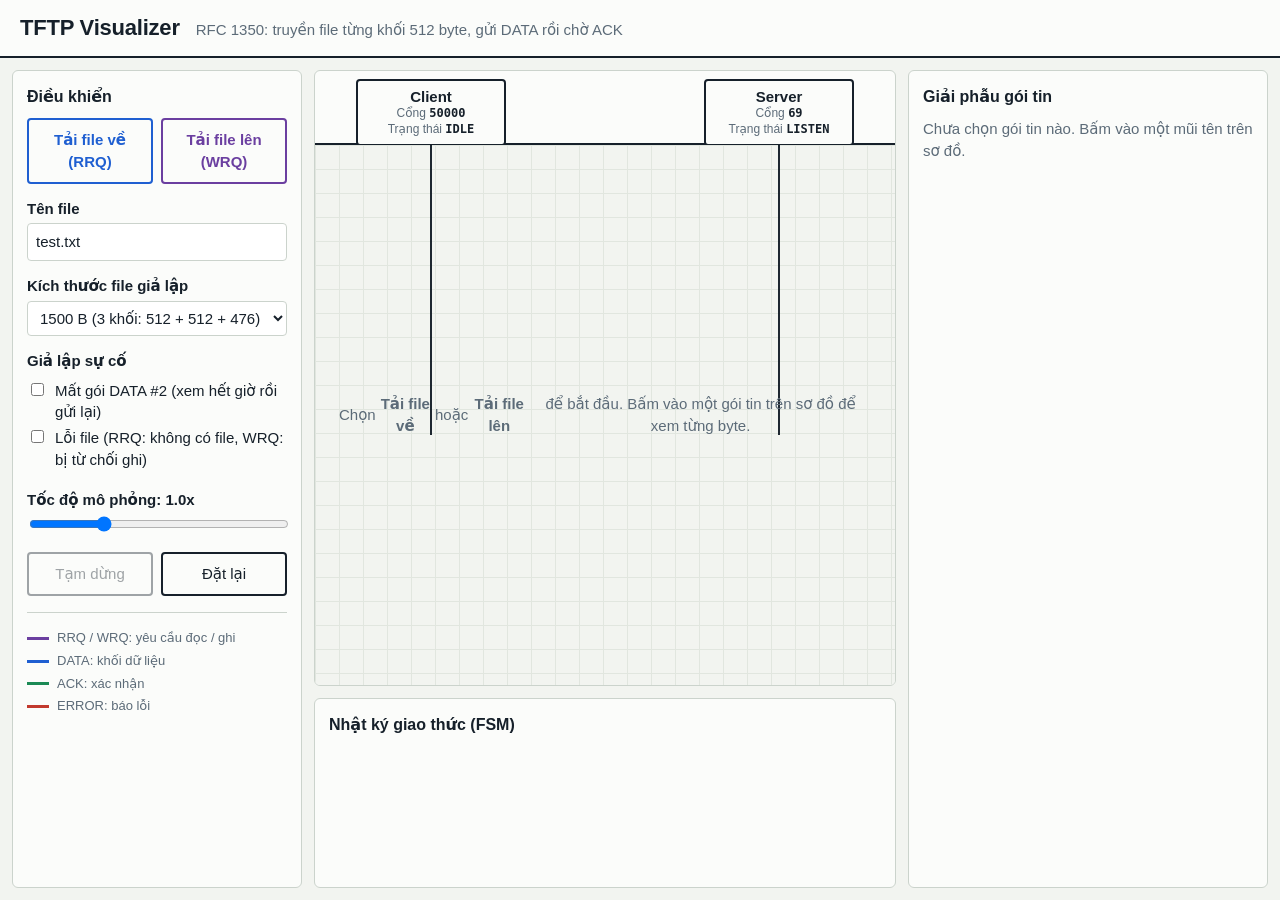
<file: index.html>
<!DOCTYPE html>
<html lang="vi">
<head>
  <meta charset="UTF-8">
  <meta name="viewport" content="width=device-width, initial-scale=1">
  <title>TFTP Visualizer</title>
  <link rel="stylesheet" href="style.css">
</head>
<body>
  <header class="top">
    <h1>TFTP Visualizer</h1>
    <p>RFC 1350: truyền file từng khối 512 byte, gửi DATA rồi chờ ACK</p>
  </header>

  <main class="layout">
    <section class="panel controls" aria-labelledby="h-ctrl">
      <h2 id="h-ctrl">Điều khiển</h2>

      <div class="btn-row">
        <button id="btn-rrq" class="btn btn-rrq" type="button">Tải file về (RRQ)</button>
        <button id="btn-wrq" class="btn btn-wrq" type="button">Tải file lên (WRQ)</button>
      </div>

      <label class="field">
        <span>Tên file</span>
        <input id="in-name" type="text" value="test.txt" maxlength="30" autocomplete="off" spellcheck="false">
      </label>

      <label class="field">
        <span>Kích thước file giả lập</span>
        <select id="sel-size">
          <option value="200">200 B (1 khối, kết thúc ngay)</option>
          <option value="600">600 B (2 khối: 512 + 88)</option>
          <option value="1500" selected>1500 B (3 khối: 512 + 512 + 476)</option>
          <option value="1024">1024 B (512 + 512 + 0, thêm khối rỗng)</option>
          <option value="0">0 B (file rỗng)</option>
        </select>
      </label>

      <fieldset class="field">
        <legend>Giả lập sự cố</legend>
        <label class="check"><input id="cb-loss" type="checkbox"> Mất gói DATA #2 (xem hết giờ rồi gửi lại)</label>
        <label class="check"><input id="cb-error" type="checkbox"> Lỗi file (RRQ: không có file, WRQ: bị từ chối ghi)</label>
      </fieldset>

      <label class="field">
        <span>Tốc độ mô phỏng: <output id="out-speed">1.0x</output></span>
        <input id="rng-speed" type="range" min="0.25" max="3" step="0.25" value="1">
      </label>

      <div class="btn-row">
        <button id="btn-pause" class="btn btn-ghost" type="button" disabled>Tạm dừng</button>
        <button id="btn-reset" class="btn btn-ghost" type="button">Đặt lại</button>
      </div>

      <dl id="stats" class="stats" hidden></dl>

      <dl class="legend" aria-label="Chú thích màu gói tin">
        <div><dt class="sw sw-rrq"></dt><dd>RRQ / WRQ: yêu cầu đọc / ghi</dd></div>
        <div><dt class="sw sw-data"></dt><dd>DATA: khối dữ liệu</dd></div>
        <div><dt class="sw sw-ack"></dt><dd>ACK: xác nhận</dd></div>
        <div><dt class="sw sw-error"></dt><dd>ERROR: báo lỗi</dd></div>
      </dl>
    </section>

    <section class="stage-wrap" aria-labelledby="h-stage">
      <h2 id="h-stage" class="sr-only">Sơ đồ trao đổi gói tin</h2>
      <div class="heads">
        <div class="head head-c">
          <strong>Client</strong>
          <span>Cổng <b id="c-port">50000</b></span>
          <span>Trạng thái <b id="c-state" class="state">IDLE</b></span>
        </div>
        <div class="head head-s">
          <strong>Server</strong>
          <span>Cổng <b id="s-port">69</b></span>
          <span>Trạng thái <b id="s-state" class="state">LISTEN</b></span>
        </div>
      </div>
      <div class="stage" id="stage">
        <p id="stage-empty" class="empty">Chọn <b>Tải file về</b> hoặc <b>Tải file lên</b> để bắt đầu. Bấm vào một gói tin trên sơ đồ để xem từng byte.</p>
        <svg id="ladder" viewBox="0 0 600 400" role="img" aria-label="Sơ đồ gói tin giữa Client và Server"></svg>
      </div>
    </section>

    <aside class="panel inspector" aria-labelledby="h-insp" aria-live="polite">
      <h2 id="h-insp">Giải phẫu gói tin</h2>
      <div id="insp-body">
        <p class="hint">Chưa chọn gói tin nào. Bấm vào một mũi tên trên sơ đồ.</p>
      </div>
    </aside>

    <section class="panel log" aria-labelledby="h-log">
      <h2 id="h-log">Nhật ký giao thức (FSM)</h2>
      <ol id="log-list"></ol>
    </section>
  </main>

  <!-- Core của TV1 (giữ nguyên), rồi cầu nối và giao diện của TV2 -->
  <script src="core/tftpPackets.js"></script>
  <script src="core/fsmEngine.js"></script>
  <script src="coreAdapter.js"></script>
  <script src="app.js"></script>
</body>
</html>
</file>
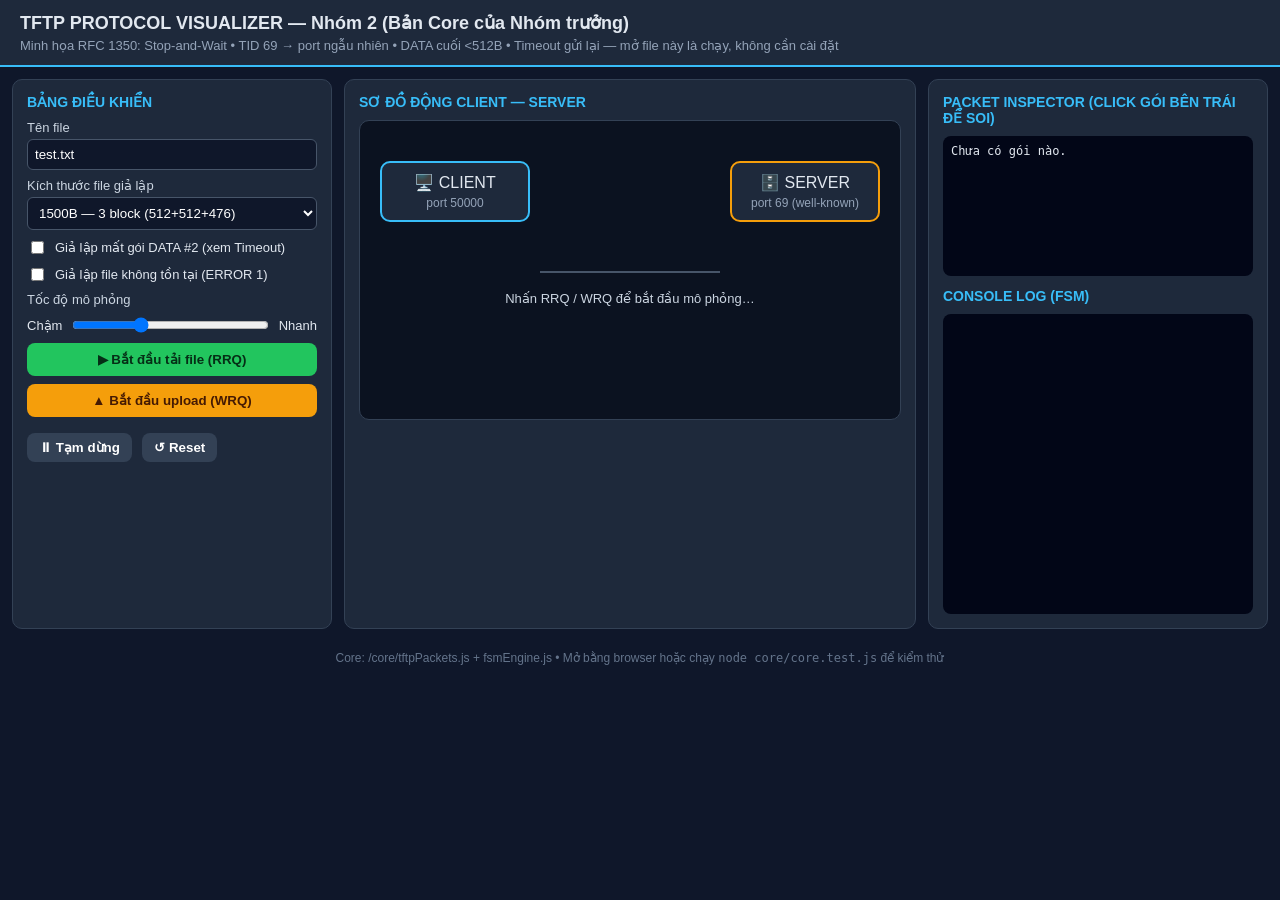
<file: demo/index.html>
<!DOCTYPE html>
<html lang="vi">
<head>
<meta charset="UTF-8">
<meta name="viewport" content="width=device-width, initial-scale=1.0">
<title>TFTP Visualizer — Nhóm 2 (Core Demo)</title>
<style>
  *{box-sizing:border-box} body{margin:0;font-family:Segoe UI,Arial,sans-serif;background:#0f172a;color:#e2e8f0}
  header{background:#1e293b;padding:12px 20px;border-bottom:2px solid #38bdf8}
  header h1{margin:0;font-size:18px} header p{margin:4px 0 0;font-size:13px;color:#94a3b8}
  .wrap{display:grid;grid-template-columns:320px 1fr 340px;gap:12px;padding:12px;max-width:1400px;margin:auto}
  .card{background:#1e293b;border-radius:10px;padding:14px;border:1px solid #334155}
  .card h3{margin:0 0 10px;font-size:14px;color:#38bdf8;text-transform:uppercase}
  label{font-size:13px;display:block;margin:8px 0 4px;color:#cbd5e1}
  input[type=text],select{width:100%;padding:7px;border-radius:6px;border:1px solid #475569;background:#0f172a;color:#fff}
  button{cursor:pointer;border:0;border-radius:8px;padding:9px 12px;font-weight:600;margin-top:8px;width:100%}
  .btn-rrq{background:#22c55e;color:#052e16} .btn-wrq{background:#f59e0b;color:#451a03}
  .btn-ghost{background:#334155;color:#fff;width:auto;padding:7px 12px;margin-right:6px}
  .row{display:flex;gap:8px;align-items:center;font-size:13px;margin-top:8px}
  input[type=range]{flex:1}
  /* diagram */
  #diagram{position:relative;height:300px;background:#0b1220;border-radius:10px;border:1px solid #334155;overflow:hidden}
  .node{position:absolute;top:40px;width:150px;text-align:center;background:#1e293b;border:2px solid #38bdf8;border-radius:10px;padding:10px}
  .node small{display:block;color:#94a3b8;margin-top:4px;font-size:12px}
  #clientNode{left:20px} #serverNode{right:20px;border-color:#f59e0b}
  #wire{position:absolute;top:150px;left:180px;right:180px;height:2px;background:#475569}
  #packet{position:absolute;top:132px;left:0;transform:translateX(-50%);background:#38bdf8;color:#04263b;font-weight:700;font-size:12px;padding:5px 10px;border-radius:16px;white-space:nowrap;display:none;box-shadow:0 0 12px #38bdf8}
  #packet.loss{background:#ef4444;color:#fff;box-shadow:0 0 12px #ef4444}
  #packet.err{background:#ef4444;color:#fff} #packet.ack{background:#22c55e;color:#052e16;box-shadow:0 0 12px #22c55e}
  #stepInfo{text-align:center;margin-top:170px;font-size:13px;color:#cbd5e1;min-height:40px;padding:0 10px}
  #stats{display:flex;gap:8px;flex-wrap:wrap;margin-top:8px}
  .stat{background:#0f172a;border:1px solid #334155;border-radius:8px;padding:6px 10px;font-size:12px}
  /* log + inspector */
  #log{height:300px;overflow-y:auto;background:#020617;border-radius:8px;padding:8px;font-family:Consolas,monospace;font-size:12px}
  #log div{margin:3px 0;padding:3px 6px;border-radius:4px;background:#0f172a}
  #log .tmo{background:#451a03;color:#fdba74} #log .loss{background:#450a0a;color:#fca5a5}
  #log .ok{background:#052e16;color:#86efac} #log .tid{background:#1e1b4b;color:#c7d2fe}
  #inspector{background:#020617;border-radius:8px;padding:8px;font-family:Consolas,monospace;font-size:12px;min-height:140px;white-space:pre-wrap;word-break:break-all}
  #eventList{max-height:150px;overflow-y:auto;margin-top:8px;font-size:12px}
  #eventList div{padding:4px 6px;border-radius:4px;cursor:pointer;margin:2px 0;background:#0f172a}
  #eventList div.active{background:#38bdf8;color:#04263b;font-weight:700}
  footer{text-align:center;color:#64748b;font-size:12px;padding:10px}
  @media(max-width:1000px){.wrap{grid-template-columns:1fr}}
</style>
</head>
<body>
<header>
  <h1>TFTP PROTOCOL VISUALIZER — Nhóm 2 (Bản Core của Nhóm trưởng)</h1>
  <p>Minh họa RFC 1350: Stop-and-Wait • TID 69 → port ngẫu nhiên • DATA cuối &lt;512B • Timeout gửi lại — mở file này là chạy, không cần cài đặt</p>
</header>

<div class="wrap">
  <!-- Controls -->
  <div class="card">
    <h3>Bảng điều khiển</h3>
    <label>Tên file</label>
    <input id="filename" type="text" value="test.txt">
    <label>Kích thước file giả lập</label>
    <select id="filesize">
      <option value="200">200B — 1 block (kết thúc ngay)</option>
      <option value="600">600B — 2 block (512+88)</option>
      <option value="1500" selected>1500B — 3 block (512+512+476)</option>
      <option value="1024">1024B — case đặc biệt (512+512+0B)</option>
      <option value="0">0B — file rỗng</option>
    </select>
    <div class="row"><input id="loss" type="checkbox"> <span>Giả lập mất gói DATA #2 (xem Timeout)</span></div>
    <div class="row"><input id="notfound" type="checkbox"> <span>Giả lập file không tồn tại (ERROR 1)</span></div>
    <label>Tốc độ mô phỏng</label>
    <div class="row"><span>Chậm</span><input id="speed" type="range" min="1" max="10" value="4"><span>Nhanh</span></div>
    <button class="btn-rrq" onclick="startSim('download')">▶ Bắt đầu tải file (RRQ)</button>
    <button class="btn-wrq" onclick="startSim('upload')">▲ Bắt đầu upload (WRQ)</button>
    <div style="margin-top:8px">
      <button class="btn-ghost" onclick="pauseSim()">⏸ Tạm dừng</button>
      <button class="btn-ghost" onclick="resetSim()">↺ Reset</button>
    </div>
    <div id="stats"></div>
  </div>

  <!-- Diagram -->
  <div class="card">
    <h3>Sơ đồ động Client — Server</h3>
    <div id="diagram">
      <div class="node" id="clientNode">🖥️ CLIENT<small id="clientPort">port 50000</small></div>
      <div class="node" id="serverNode">🗄️ SERVER<small id="serverPort">port 69 (well-known)</small></div>
      <div id="wire"></div>
      <div id="packet"></div>
      <div id="stepInfo">Nhấn RRQ / WRQ để bắt đầu mô phỏng…</div>
    </div>
    <div id="eventList"></div>
  </div>

  <!-- Inspector + Log -->
  <div class="card">
    <h3>Packet Inspector (click gói bên trái để soi)</h3>
    <div id="inspector">Chưa có gói nào.</div>
    <h3 style="margin-top:12px">Console Log (FSM)</h3>
    <div id="log"></div>
  </div>
</div>

<footer>Core: /core/tftpPackets.js + fsmEngine.js • Mở bằng browser hoặc chạy <code>node core/core.test.js</code> để kiểm thử</footer>

<script src="../core/tftpPackets.js"></script>
<script src="../core/fsmEngine.js"></script>
<script>
var P = window.TftpPackets, FSM = window.TftpFsm;
var simData = null, timer = null, idx = 0, playing = false;

function log(msg, cls){
  var box = document.getElementById('log');
  var d = document.createElement('div');
  if(cls) d.className = cls;
  d.textContent = msg;
  box.appendChild(d); box.scrollTop = box.scrollHeight;
}
function startSim(direction){
  resetSim(true);
  var filename = document.getElementById('filename').value || 'test.txt';
  var fileSize = parseInt(document.getElementById('filesize').value, 10);
  var loss = document.getElementById('loss').checked;
  var notfound = document.getElementById('notfound').checked;
  // lossBlock: lay block #2 neu file >= 2 block, nguoc lai block #1
  var lossBlock = loss ? (fileSize > 512 ? 2 : 1) : null;
  var sim = new FSM.TftpSimulator({filename, fileSize, direction, lossBlock, fileNotFound: notfound});
  simData = sim.run();
  document.getElementById('clientPort').textContent = 'port ' + simData.stats.clientPort;
  document.getElementById('serverPort').textContent = 'port 69 → TID ' + simData.stats.serverTid;
  document.getElementById('stats').innerHTML =
    '<div class="stat">Hướng: '+direction.toUpperCase()+'</div>'+
    '<div class="stat">Blocks: '+simData.stats.blocks+'</div>'+
    '<div class="stat">Timeout: '+simData.stats.timeouts+'</div>'+
    '<div class="stat">Lỗi: '+(simData.stats.errored?'CÓ':'không')+'</div>';
  // render event list
  var list = document.getElementById('eventList'); list.innerHTML = '';
  simData.events.forEach(function(e,i){
    var d = document.createElement('div');
    d.id = 'ev'+i; d.textContent = (i+1)+'. '+(e.label || e.action)+' — '+e.desc;
    d.onclick = function(){ showInspector(i); };
    list.appendChild(d);
  });
  // log FSM
  document.getElementById('log').innerHTML = '';
  simData.logs.forEach(function(l){
    var cls = /TIMEOUT/.test(l.state)?'tmo':/LOSS/.test(l.state)?'loss':/COMPLETE|ACK_SENT/.test(l.state)?'ok':/TID/.test(l.state)?'tid':'';
    log('['+l.side+']['+l.state+'] '+l.message, cls);
  });
  playing = true; idx = 0; playStep();
}
function speedDelay(){
  var v = parseInt(document.getElementById('speed').value,10); // 1..10
  return 2200 - v*190; // 1->2010ms, 10->300ms
}
function playStep(){
  if(!playing || !simData) return;
  if(idx >= simData.events.length){
    document.getElementById('stepInfo').textContent = '✔ Hoàn tất phiên ('+simData.events.length+' sự kiện). Gói DATA cuối <512B = kết thúc.';
    playing = false; return;
  }
  var e = simData.events[idx];
  animate(e, function(){ idx++; timer = setTimeout(playStep, 350); });
}
function animate(e, done){
  var pkt = document.getElementById('packet');
  var info = document.getElementById('stepInfo');
  document.querySelectorAll('#eventList div').forEach(x=>x.classList.remove('active'));
  var el = document.getElementById('ev'+e.seq);
  if(el){ el.classList.add('active'); el.scrollIntoView({block:'nearest'}); }
  showInspector(e.seq);
  info.textContent = '['+(e.seq+1)+'/'+simData.events.length+'] '+e.desc;
  if(e.action==='TID_SWITCH'){
    document.getElementById('serverPort').textContent = 'port TID ' + e.toPort + ' (đã rời 69)';
    log('>>> '+e.desc,'tid'); done(); return;
  }
  if(e.action==='TIMEOUT'){ log('>>> '+e.desc,'tmo'); done(); return; }
  if(e.action==='PACKET_LOSS'){ log('>>> '+e.desc,'loss'); done(); return; }
  // bay tu trai<->phai
  var fromLeft = (e.from==='client');
  pkt.style.display = 'block';
  pkt.textContent = e.label || e.action;
  pkt.className = '';
  if(e.action==='ERROR') pkt.className='err';
  else if(e.action==='ACK') pkt.className='ack';
  else if(/RETRANSMIT|LOSS/.test(e.action)) pkt.className='loss';
  var L0 = fromLeft?180:document.getElementById('diagram').clientWidth-180;
  var L1 = fromLeft?document.getElementById('diagram').clientWidth-180:180;
  var dur = speedDelay();
  pkt.style.transition = 'none'; pkt.style.left = L0+'px';
  requestAnimationFrame(function(){
    pkt.style.transition = 'left '+dur+'ms linear';
    pkt.style.left = L1+'px';
    setTimeout(function(){ pkt.style.display='none'; done(); }, dur+60);
  });
}
function showInspector(i){
  if(!simData) return;
  var e = simData.events[i];
  var box = document.getElementById('inspector');
  var s = 'Seq #'+e.seq+'  '+e.action+'  '+e.from+' → '+e.to+'\n'+e.desc+'\n';
  if(e.fromPort) s += 'Ports: '+e.fromPort+' → '+e.toPort+'\n';
  if(e.block!=null) s += 'Block: #'+e.block+'\n';
  if(e.bytes){ s += 'Len: '+e.bytes.length+' bytes\nHex: '+e.hex+'\n\nHexdump (64B đầu):\n'+e.hexDump; }
  else s += '(sự kiện mạng nội bộ, không có bytes)';
  box.textContent = s;
}
function pauseSim(){ playing = false; clearTimeout(timer); document.getElementById('stepInfo').textContent += ' (đang dừng)'; }
function resetSim(silent){
  playing = false; clearTimeout(timer); idx = 0; simData = null;
  document.getElementById('packet').style.display='none';
  if(!silent){
    document.getElementById('stepInfo').textContent='Nhấn RRQ / WRQ để bắt đầu mô phỏng…';
    document.getElementById('eventList').innerHTML='';
    document.getElementById('inspector').textContent='Chưa có gói nào.';
    document.getElementById('stats').innerHTML='';
  }
}
</script>
</body>
</html>
</file>
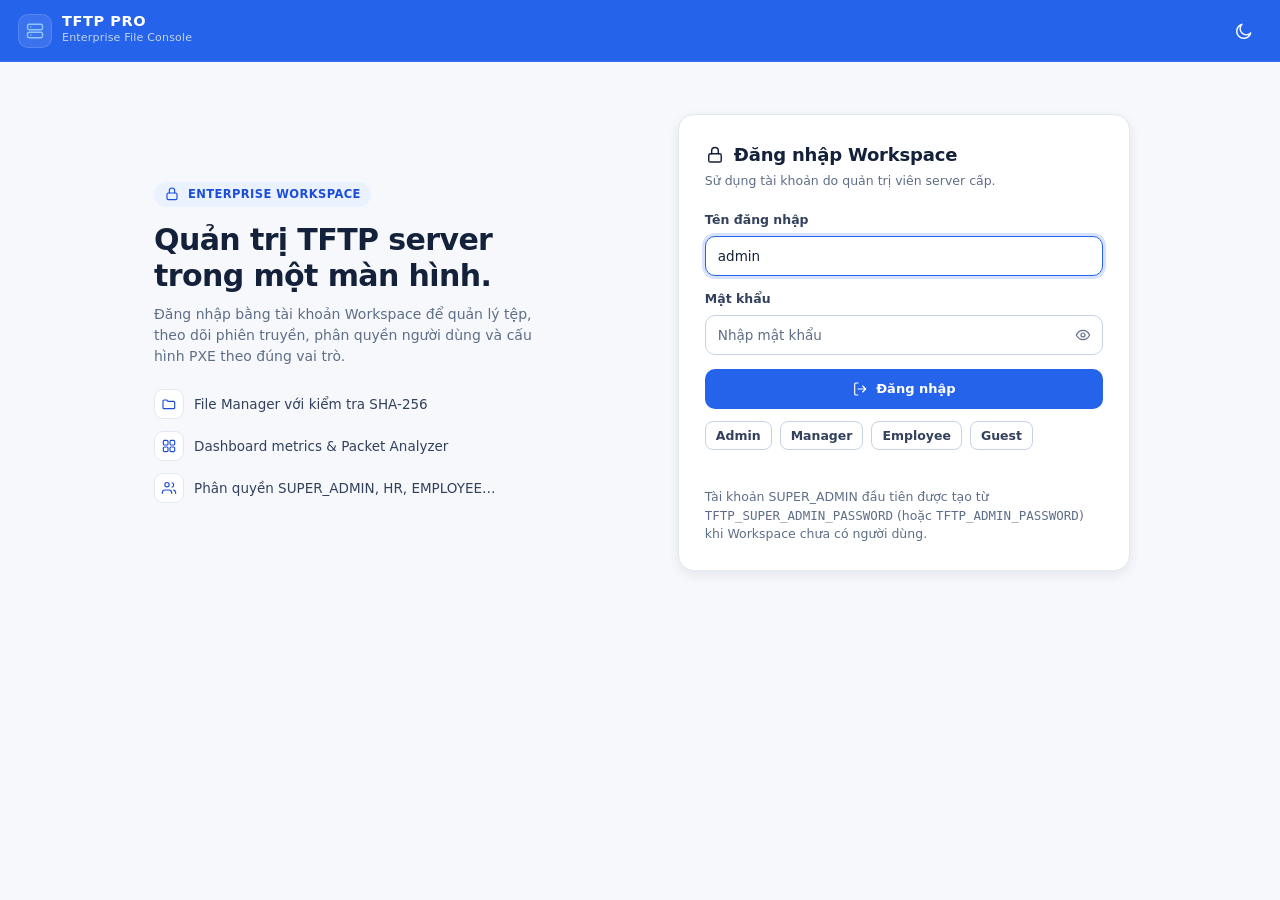
<file: web/index.html>
<!DOCTYPE html>
<html lang="vi">
<head>
<meta charset="UTF-8" />
<meta name="viewport" content="width=device-width, initial-scale=1.0" />
<meta name="color-scheme" content="light dark" />
<title>TFTP PRO Web Console</title>
<style>
  /* ============================================================
     Design tokens: light first, dark via prefers-color-scheme
     ============================================================ */
  :root{
    color-scheme: light;
    --bg:#F6F8FC;
    --surface:#FFFFFF;
    --surface-2:#F1F5FB;
    --surface-3:#E6ECF6;
    --border:#E2E8F2;
    --border-strong:#C7D3E4;
    --text:#14213A;
    --text-2:#33415C;
    --muted:#5E6E88;
    --accent:#2563EB;
    --accent-hover:#1D4ED8;
    --accent-soft:#EBF2FF;
    --accent-text:#1D4ED8;
    --navy:#2563EB;
    --navy-2:#1D4ED8;
    --on-navy:#FFFFFF;
    --on-navy-muted:#C4D3E8;
    --ok:#15803D;
    --ok-soft:#ECFDF3;
    --warn:#B45309;
    --warn-soft:#FFFAEB;
    --danger:#DC2626;
    --danger-hover:#B91C1C;
    --danger-soft:#FEF3F2;
    --info:#0369A1;
    --info-soft:#EFF8FF;
    --ring:rgba(37,99,235,.18);

    --r-sm:8px;
    --r-md:12px;
    --r-lg:16px;
    --r-pill:999px;

    --sh-1:0 1px 2px rgba(16,24,40,.06);
    --sh-2:0 4px 12px rgba(16,24,40,.08);
    --sh-3:0 18px 40px rgba(16,24,40,.16);

    --topbar-h:62px;
    --sidebar-w:248px;
    --rail-w:76px;

    --icon:20px;
    --icon-sm:16px;
    --icon-lg:24px;
  }
  html[data-theme="dark"]{
      color-scheme: dark;
      --bg:#0F1117;
      --surface:#151922;
      --surface-2:#1B2029;
      --surface-3:#222834;
      --border:#262C38;
      --border-strong:#39404F;
      --text:#E6E9EF;
      --text-2:#C3C9D4;
      --muted:#98A2B3;
      --accent:#60A5FA;
      --accent-hover:#93C5FD;
      --accent-soft:#12233F;
      --accent-text:#93C5FD;
      --navy:#131C2E;
      --navy-2:#131C2E;
      --on-navy:#F8FAFC;
      --on-navy-muted:#C4D3E8;
      --ok:#4ADE80;
      --ok-soft:#0B2417;
      --warn:#FBBF24;
      --warn-soft:#2A1F07;
      --danger:#F87171;
      --danger-hover:#FCA5A5;
      --danger-soft:#2A1113;
      --info:#38BDF8;
      --info-soft:#082033;
      --ring:rgba(96,165,250,.24);
      --sh-1:0 1px 2px rgba(0,0,0,.4);
      --sh-2:0 6px 16px rgba(0,0,0,.45);
      --sh-3:0 20px 48px rgba(0,0,0,.6);
  }

  /* ============================================================
     Base
     ============================================================ */
  *,*::before,*::after{box-sizing:border-box;}
  html,body{margin:0;padding:0;}
  body{
    min-height:100vh;
    display:flex;
    flex-direction:column;
    background:var(--bg);
    color:var(--text);
    font-family:system-ui,-apple-system,BlinkMacSystemFont,"Segoe UI",Roboto,"Helvetica Neue",Arial,sans-serif;
    font-size:14px;
    line-height:1.5;
    -webkit-font-smoothing:antialiased;
  }
  h1,h2,h3,h4,p{margin:0;}
  a{color:var(--accent-text);}
  button{font:inherit;}
  .hidden{display:none !important;}
  .muted{color:var(--muted);}
  .hint{color:var(--muted);font-size:12.5px;}
  .mono{font-family:ui-monospace,SFMono-Regular,Menlo,Consolas,monospace;font-size:12px;}
  .sr-only{position:absolute;width:1px;height:1px;padding:0;margin:-1px;overflow:hidden;clip:rect(0 0 0 0);white-space:nowrap;border:0;}

  .svg-sprite{position:absolute;width:0;height:0;overflow:hidden;}
  .icon{
    width:var(--icon);height:var(--icon);flex:none;
    fill:none;stroke:currentColor;stroke-width:1.75;
    stroke-linecap:round;stroke-linejoin:round;
  }
  .icon-sm{width:var(--icon-sm);height:var(--icon-sm);}
  .icon-lg{width:var(--icon-lg);height:var(--icon-lg);}

  :focus-visible{outline:2px solid var(--accent);outline-offset:2px;}

  /* ============================================================
     Top bar
     ============================================================ */
  .topbar{
    position:sticky;top:0;z-index:50;
    height:var(--topbar-h);
    display:flex;align-items:center;gap:12px;
    padding:0 18px;
    background:var(--navy);
    color:var(--on-navy);
    border-bottom:1px solid rgba(255,255,255,.08);
  }
  .brand{display:flex;align-items:center;gap:10px;min-width:0;}
  .brand-mark{
    width:34px;height:34px;border-radius:10px;
    display:flex;align-items:center;justify-content:center;
    background:rgba(255,255,255,.10);
    border:1px solid rgba(255,255,255,.14);
    color:#93C5FD;
  }
  .brand-text h1{font-size:14.5px;letter-spacing:.6px;font-weight:700;line-height:1.1;}
  .brand-text p{font-size:11px;color:var(--on-navy-muted);letter-spacing:.2px;}
  .topbar-spacer{flex:1;}
  .topbar-right{display:flex;align-items:center;gap:8px;min-width:0;}
  .user-badge{
    display:inline-flex;align-items:center;gap:8px;
    max-width:240px;overflow:hidden;text-overflow:ellipsis;white-space:nowrap;
    padding:6px 12px;border-radius:var(--r-pill);
    font-size:12.5px;font-weight:600;
    background:rgba(255,255,255,.08);
    border:1px solid rgba(255,255,255,.12);
  }
  .icon-btn{
    display:inline-flex;align-items:center;justify-content:center;
    width:36px;height:36px;border-radius:10px;
    border:1px solid transparent;background:transparent;
    color:inherit;cursor:pointer;transition:background .15s,border-color .15s;
  }
  .icon-btn:hover{background:rgba(255,255,255,.10);}
  .menu-btn{display:inline-flex;}
  html[data-theme="dark"] .icon-moon{display:none;}
  html:not([data-theme="dark"]) .icon-sun{display:none;}

  /* ============================================================
     Shell
     ============================================================ */
  .layout{display:flex;flex:1;align-items:flex-start;min-height:0;}

  .sidebar{
    position:fixed;left:0;top:var(--topbar-h);
    width:var(--sidebar-w);
    height:calc(100vh - var(--topbar-h));
    overflow-y:auto;
    padding:14px 10px 20px;
    background:var(--surface);
    border-right:1px solid var(--border);
    z-index:40;
    transform:translateX(-102%);
    transition:transform .2s ease;
    box-shadow:var(--sh-3);
  }
  .sidebar.open{transform:none;}
  .nav-group{margin-bottom:14px;}
  .nav-group-title{
    padding:8px 10px 6px;
    font-size:10.5px;font-weight:700;letter-spacing:.9px;text-transform:uppercase;
    color:var(--muted);
  }
  .nav-item{
    display:flex;align-items:center;gap:11px;
    width:100%;padding:9px 12px;margin-bottom:2px;
    border:0;border-left:3px solid transparent;border-radius:8px;
    background:transparent;color:var(--text-2);
    font-size:13.5px;font-weight:500;text-align:left;
    cursor:pointer;transition:background .13s,color .13s,border-color .13s;
  }
  .nav-item:hover{background:var(--surface-2);color:var(--text);}
  .nav-item.active{
    background:var(--accent-soft);color:var(--accent-text);
    border-left-color:var(--accent);font-weight:600;
  }
  .nav-item.danger{color:var(--danger);}
  .nav-item.danger:hover{background:var(--danger-soft);}
  .nav-label{white-space:nowrap;overflow:hidden;text-overflow:ellipsis;}
  .sidebar-foot{
    margin-top:auto;padding:14px 12px 0;
    border-top:1px solid var(--border);
    font-size:11.5px;color:var(--muted);
    display:flex;align-items:center;gap:6px;
  }
  .sidebar-inner{display:flex;flex-direction:column;min-height:calc(100% - 8px);}
  .dot{width:6px;height:6px;border-radius:50%;background:var(--ok);display:inline-block;}

  .scrim{
    position:fixed;inset:var(--topbar-h) 0 0 0;z-index:39;
    background:rgba(16,24,40,.45);
    opacity:0;pointer-events:none;transition:opacity .18s;
  }
  .scrim.show{opacity:1;pointer-events:auto;}

  .main{flex:1;min-width:0;padding:24px 28px 56px;}

  /* ============================================================
     Page header / layout helpers
     ============================================================ */
  .page-head{
    display:flex;align-items:flex-start;justify-content:space-between;
    gap:16px;flex-wrap:wrap;margin-bottom:18px;
  }
  .page-head h2{font-size:19px;font-weight:700;letter-spacing:-.2px;display:flex;align-items:center;gap:9px;}
  .page-head .page-sub{margin-top:3px;color:var(--muted);font-size:12.5px;max-width:70ch;}
  .page-actions{display:flex;gap:8px;flex-wrap:wrap;}

  .card{
    background:var(--surface);
    border:1px solid var(--border);
    border-radius:var(--r-lg);
    box-shadow:var(--sh-1);
    padding:20px;
    margin-bottom:18px;
  }
  .card-head{display:flex;align-items:center;justify-content:space-between;gap:12px;margin-bottom:14px;flex-wrap:wrap;}
  .card-head h3{font-size:14px;font-weight:700;display:flex;align-items:center;gap:8px;}
  .card-head .card-sub{font-size:12px;color:var(--muted);}

  .toolbar{display:flex;gap:8px;flex-wrap:wrap;align-items:center;margin-bottom:14px;}
  .toolbar:last-child{margin-bottom:0;}
  .toolbar .grow{flex:1;min-width:180px;}

  /* ============================================================
     Forms & buttons
     ============================================================ */
  .input{
    background:var(--surface);
    border:1px solid var(--border-strong);
    border-radius:10px;
    padding:9px 12px;
    font:inherit;font-size:13.5px;color:var(--text);
    min-width:0;
    transition:border-color .15s,box-shadow .15s;
  }
  .input::placeholder{color:var(--muted);}
  .input:focus{outline:none;border-color:var(--accent);box-shadow:0 0 0 3px var(--ring);}
  .input[readonly]{background:var(--surface-2);color:var(--text-2);}
  select.input{min-height:40px;padding-top:0;padding-bottom:0;cursor:pointer;}
  input[type="file"].input{padding:6px 8px;font-size:12.5px;cursor:pointer;}
  input[type="file"].input::file-selector-button{
    margin-right:10px;padding:6px 10px;border:1px solid var(--border-strong);border-radius:8px;
    background:var(--surface-2);color:var(--text-2);font:inherit;font-size:12.5px;font-weight:600;cursor:pointer;
  }
  .field{display:flex;flex-direction:column;gap:6px;margin-bottom:14px;}
  .field label{font-size:12.5px;font-weight:600;color:var(--text-2);}
  .field .input{width:100%;}
  .field-row{display:flex;gap:8px;align-items:center;}

  .btn{
    display:inline-flex;align-items:center;justify-content:center;gap:8px;
    border:1px solid transparent;border-radius:10px;
    padding:9px 14px;
    font:inherit;font-size:13px;font-weight:600;line-height:1.2;
    white-space:nowrap;cursor:pointer;
    transition:background .15s,border-color .15s,color .15s,box-shadow .15s;
  }
  .btn:disabled{opacity:.55;cursor:not-allowed;}
  .btn-primary{background:var(--accent);color:#fff;}
  .btn-primary:hover:not(:disabled){background:var(--accent-hover);}
  .btn-secondary{background:var(--surface);border-color:var(--border-strong);color:var(--text-2);}
  .btn-secondary:hover:not(:disabled){background:var(--surface-2);color:var(--text);}
  .btn-ghost{background:transparent;color:var(--text-2);}
  .btn-ghost:hover:not(:disabled){background:var(--surface-2);}
  .btn-danger{background:var(--danger);color:#fff;}
  .btn-danger:hover:not(:disabled){background:var(--danger-hover);}
  .btn-sm{padding:6px 10px;font-size:12.5px;border-radius:8px;}
  .btn-icon{width:34px;height:34px;padding:0;}
  .btn-sm.btn-icon{width:30px;height:30px;}
  .cell-actions{display:flex;gap:6px;align-items:center;}

  .btn.is-loading{position:relative;color:transparent !important;pointer-events:none;}
  .btn.is-loading .icon{visibility:hidden;}
  .btn.is-loading::after{
    content:"";position:absolute;width:14px;height:14px;border-radius:50%;
    border:2px solid rgba(255,255,255,.45);border-top-color:#fff;
    animation:spin .7s linear infinite;
  }
  .btn-secondary.is-loading::after,.btn-ghost.is-loading::after{
    border-color:rgba(16,24,40,.20);border-top-color:var(--accent);
  }
  @keyframes spin{to{transform:rotate(360deg);}}

  /* ============================================================
     Tables
     ============================================================ */
  .table-wrap{
    border:1px solid var(--border);
    border-radius:var(--r-md);
    overflow:auto;
    background:var(--surface);
  }
  table{width:100%;border-collapse:separate;border-spacing:0;font-size:13px;}
  thead th{
    position:sticky;top:0;z-index:1;
    background:var(--surface-2);color:var(--muted);
    font-size:11.5px;font-weight:700;letter-spacing:.5px;text-transform:uppercase;
    text-align:left;padding:10px 14px;border-bottom:1px solid var(--border);
    white-space:nowrap;
  }
  tbody td{padding:10px 14px;border-bottom:1px solid var(--border);vertical-align:middle;}
  tbody tr:last-child td{border-bottom:0;}
  tbody tr:nth-child(even) td{background:color-mix(in srgb, var(--surface-2) 45%, transparent);}
  tbody tr:hover td{background:var(--surface-2);}
  td .name{font-weight:500;}
  td.cell-actions{white-space:nowrap;}
  .cell-name{display:inline-flex;align-items:center;gap:8px;min-width:0;text-align:left;}
  .cell-name .icon{color:var(--muted);}

  .badge{
    display:inline-flex;align-items:center;gap:5px;
    padding:2px 9px;border-radius:var(--r-pill);
    font-size:11.5px;font-weight:600;line-height:1.6;
    border:1px solid transparent;white-space:nowrap;
  }
  .badge.ok{background:var(--ok-soft);color:var(--ok);border-color:color-mix(in srgb,var(--ok) 25%,transparent);}
  .badge.err{background:var(--danger-soft);color:var(--danger);border-color:color-mix(in srgb,var(--danger) 25%,transparent);}
  .badge.warn{background:var(--warn-soft);color:var(--warn);border-color:color-mix(in srgb,var(--warn) 25%,transparent);}
  .badge.info{background:var(--info-soft);color:var(--info);border-color:color-mix(in srgb,var(--info) 25%,transparent);}
  .badge.neutral{background:var(--surface-2);color:var(--muted);border-color:var(--border);}

  /* ============================================================
     Stats
     ============================================================ */
  .grid{display:grid;grid-template-columns:repeat(auto-fit,minmax(190px,1fr));gap:14px;}
  .stat{
    background:var(--surface);border:1px solid var(--border);border-radius:var(--r-md);
    padding:16px;box-shadow:var(--sh-1);
  }
  .stat-top{display:flex;align-items:center;justify-content:space-between;gap:8px;}
  .stat .label{font-size:12px;color:var(--muted);font-weight:600;letter-spacing:.2px;}
  .stat .v{font-size:24px;font-weight:700;letter-spacing:-.5px;margin-top:6px;font-variant-numeric:tabular-nums;}
  .stat-ic{
    width:32px;height:32px;border-radius:9px;display:flex;align-items:center;justify-content:center;
    background:var(--accent-soft);color:var(--accent-text);
  }

  /* ============================================================
     Progress / skeleton / empty
     ============================================================ */
  .progress-wrap{margin-top:10px;}
  .progress{height:8px;border-radius:var(--r-pill);background:var(--surface-3);overflow:hidden;}
  .progress > div{height:100%;width:0;background:var(--accent);transition:width .15s ease;}
  .progress.indeterminate > div{width:35% !important;animation:indet 1.1s ease-in-out infinite;}
  @keyframes indet{0%{margin-left:-35%;}100%{margin-left:100%;}}
  .progress-meta{display:flex;justify-content:space-between;gap:10px;margin-top:6px;font-size:12px;color:var(--muted);}

  .sk{
    height:13px;border-radius:6px;
    background:linear-gradient(90deg,var(--surface-2) 25%,var(--surface-3) 37%,var(--surface-2) 63%);
    background-size:400% 100%;
    animation:sk 1.4s ease infinite;
  }
  @keyframes sk{0%{background-position:100% 50%;}100%{background-position:0 50%;}}
  .sk-row td{background:transparent !important;}

  .empty{
    display:flex;flex-direction:column;align-items:center;gap:6px;
    padding:30px 16px;text-align:center;color:var(--muted);
  }
  .empty .icon{width:30px;height:30px;color:var(--border-strong);margin-bottom:2px;}
  .empty strong{color:var(--text);font-size:13.5px;}
  .empty span{font-size:12.5px;max-width:52ch;}
  .empty .btn{margin-top:8px;}
  .empty-row td{background:transparent !important;}

  .result-box{
    margin-top:14px;padding:12px 14px;
    border:1px solid var(--border);border-radius:var(--r-md);
    background:var(--surface-2);font-size:13px;color:var(--text-2);
  }
  .result-box:empty{display:none;}
  .kv{display:grid;grid-template-columns:minmax(120px,auto) 1fr;gap:8px 18px;font-size:13px;}
  .kv dt{color:var(--muted);font-weight:600;}
  .kv dd{margin:0;font-weight:600;word-break:break-word;}
  .hash-box{
    padding:12px;border-radius:10px;background:var(--surface-2);
    border:1px solid var(--border);word-break:break-all;line-height:1.6;
  }

  /* ============================================================
     Toast
     ============================================================ */
  .toast-host{
    position:fixed;right:18px;bottom:18px;z-index:200;
    display:flex;flex-direction:column;gap:8px;
    width:min(360px,calc(100vw - 32px));
    pointer-events:none;
  }
  .toast-item{
    pointer-events:auto;
    display:flex;align-items:flex-start;gap:10px;
    padding:11px 12px;border-radius:12px;
    background:var(--surface);border:1px solid var(--border);
    border-left:4px solid var(--ok);
    box-shadow:var(--sh-2);
    animation:toastIn .18s ease-out;
  }
  .toast-item.err{border-left-color:var(--danger);}
  .toast-item.warn{border-left-color:var(--warn);}
  .toast-item.info{border-left-color:var(--info);}
  .toast-item.out{animation:toastOut .18s ease-in forwards;}
  .toast-item .toast-ic{color:var(--ok);display:flex;padding-top:1px;}
  .toast-item.err .toast-ic{color:var(--danger);}
  .toast-item.warn .toast-ic{color:var(--warn);}
  .toast-item.info .toast-ic{color:var(--info);}
  .toast-msg{flex:1;font-size:13px;color:var(--text);word-break:break-word;}
  .toast-x{
    border:0;background:transparent;color:var(--muted);cursor:pointer;
    padding:0 2px;font-size:16px;line-height:1;border-radius:4px;
  }
  .toast-x:hover{color:var(--text);}
  @keyframes toastIn{from{opacity:0;transform:translateY(8px);}to{opacity:1;transform:none;}}
  @keyframes toastOut{to{opacity:0;transform:translateY(6px);}}

  /* ============================================================
     Modal
     ============================================================ */
  body.modal-open{overflow:hidden;}
  .modal-backdrop{
    position:fixed;inset:0;z-index:150;
    background:rgba(16,24,40,.55);
    display:flex;align-items:center;justify-content:center;
    padding:16px;
    animation:fadeIn .15s ease-out;
  }
  .modal{
    width:100%;max-width:460px;
    background:var(--surface);color:var(--text);
    border:1px solid var(--border);border-radius:var(--r-lg);
    box-shadow:var(--sh-3);
    padding:20px;
    animation:modalIn .18s ease-out;
    max-height:calc(100vh - 32px);overflow:auto;
  }
  .modal-lg{max-width:640px;}
  .modal-head{display:flex;align-items:flex-start;justify-content:space-between;gap:12px;margin-bottom:10px;}
  .modal-head h3{font-size:16px;font-weight:700;line-height:1.35;}
  .modal-x{color:var(--muted);}
  .modal-x:hover{background:var(--surface-2);color:var(--text);}
  .modal-body{font-size:13.5px;color:var(--text-2);}
  .modal-body p{margin:0 0 10px;}
  .modal-body p:last-child{margin-bottom:0;}
  .modal-actions{display:flex;justify-content:flex-end;gap:8px;margin-top:20px;flex-wrap:wrap;}
  @keyframes fadeIn{from{opacity:0;}to{opacity:1;}}
  @keyframes modalIn{from{opacity:0;transform:translateY(10px) scale(.99);}to{opacity:1;transform:none;}}

  /* ============================================================
     Login
     ============================================================ */
  .login-shell{
    display:grid;grid-template-columns:1.05fr .95fr;gap:28px;
    max-width:980px;margin:28px auto 0;align-items:center;
  }
  .login-aside{padding:8px 4px;}
  .login-aside .eyebrow{
    display:inline-flex;align-items:center;gap:8px;
    padding:4px 10px;border-radius:var(--r-pill);
    background:var(--accent-soft);color:var(--accent-text);
    font-size:11.5px;font-weight:700;letter-spacing:.4px;text-transform:uppercase;
  }
  .login-aside h2{font-size:30px;line-height:1.2;letter-spacing:-.6px;margin:14px 0 10px;}
  .login-aside .lead{color:var(--muted);font-size:14px;max-width:44ch;}
  .feature-list{list-style:none;margin:22px 0 0;padding:0;display:flex;flex-direction:column;gap:12px;}
  .feature-list li{display:flex;align-items:center;gap:10px;font-size:13.5px;color:var(--text-2);}
  .feature-list .f-ic{
    width:30px;height:30px;border-radius:9px;display:flex;align-items:center;justify-content:center;
    background:var(--surface);border:1px solid var(--border);color:var(--accent-text);
  }
  .login-card{
    background:var(--surface);border:1px solid var(--border);border-radius:var(--r-lg);
    box-shadow:var(--sh-2);padding:26px;
  }
  .login-card h2{font-size:18px;letter-spacing:-.2px;display:flex;align-items:center;gap:9px;}
  .login-card .card-sub{margin:4px 0 20px;color:var(--muted);font-size:12.5px;}
  .pw-wrap{position:relative;}
  .pw-wrap .input{width:100%;padding-right:42px;}
  .pw-toggle{
    position:absolute;right:4px;top:50%;transform:translateY(-50%);
    width:32px;height:32px;border:0;border-radius:8px;background:transparent;
    color:var(--muted);cursor:pointer;display:flex;align-items:center;justify-content:center;
  }
  .pw-toggle:hover{background:var(--surface-2);color:var(--text);}
  .form-error{
    min-height:18px;margin-top:10px;font-size:12.5px;color:var(--danger);font-weight:500;
  }
  .debug{
    display:none;margin-top:10px;padding:8px 10px;border-radius:8px;
    background:var(--surface-2);border:1px solid var(--border);
    font-family:ui-monospace,Menlo,Consolas,monospace;font-size:11px;color:var(--muted);
    max-height:120px;overflow:auto;white-space:pre-wrap;
  }

  /* ============================================================
     Responsive
     ============================================================ */
  @media (max-width:1120px) and (min-width:701px){
    .sidebar{flex-basis:var(--rail-w);width:var(--rail-w);padding-left:8px;padding-right:8px;}
    .nav-group-title{display:none;}
    .nav-item{justify-content:center;padding:11px 0;border-left-width:0;border-radius:10px;}
    .nav-label{display:none;}
    .sidebar-foot{display:none;}
    .main{padding:20px 22px 48px;}
  }
  @media (max-width:900px){
    .login-shell{grid-template-columns:1fr;max-width:460px;gap:18px;margin-top:8px;}
    .login-aside{display:none;}
  }
  @media (max-width:700px){
    .menu-btn{display:inline-flex;}
    .brand-text p{display:none;}
    .topbar{padding:0 10px;gap:8px;}
    .user-badge{max-width:130px;font-size:12px;padding:5px 10px;}
    .sidebar{
      position:fixed;left:0;top:var(--topbar-h);
      width:min(84vw,280px);flex-basis:auto;
      transform:translateX(-102%);
      transition:transform .2s ease;
      box-shadow:var(--sh-3);
    }
    .sidebar.open{transform:none;}
    .main{padding:16px 14px 44px;}
    .card{padding:14px;border-radius:12px;}
    .page-head h2{font-size:17px;}
    .grid{grid-template-columns:repeat(2,minmax(0,1fr));gap:10px;}
    .stat{padding:12px;}
    .stat .v{font-size:20px;}
    .toast-host{right:10px;left:10px;bottom:10px;width:auto;}
  }
  @media (max-width:640px){
    .table-wrap{border:0;background:transparent;overflow:visible;}
    table,tbody,tr,td{display:block;width:100%;}
    thead{display:none;}
    tbody tr{
      background:var(--surface);border:1px solid var(--border);border-radius:12px;
      margin-bottom:10px;padding:6px 4px;box-shadow:var(--sh-1);
    }
    tbody tr:nth-child(even) td{background:transparent;}
    tbody td{
      display:flex;align-items:center;justify-content:space-between;gap:14px;
      border:0;padding:6px 10px;text-align:right;
    }
    tbody td::before{
      content:attr(data-label);flex:none;
      color:var(--muted);font-size:11.5px;font-weight:700;text-transform:uppercase;letter-spacing:.4px;
      text-align:left;
    }
    tbody td:empty{display:none;}
    .sk-row{display:block;}
    .sk-row td{display:block;}
    .sk-row td::before{display:none;}
    .empty-row{border:1px dashed var(--border);box-shadow:none;background:transparent;}
    .empty-row td{display:block;text-align:center;}
    .empty-row td::before{display:none;}
    .cell-actions{justify-content:flex-end;}
    .cell-actions::before{content:none;}
    .field-row{flex-direction:column;align-items:stretch;}
  }
  @media (prefers-reduced-motion: reduce){
    *,*::before,*::after{animation-duration:.001ms !important;animation-iteration-count:1 !important;transition-duration:.001ms !important;}
  }
  html[data-theme="dark"] .btn-primary{color:#0B1220;}
  html[data-theme="dark"] .btn-danger{color:#250A0A;}
</style>
<script>
(function(){
  try {
    var stored = localStorage.getItem('tftp_theme');
    var prefersDark = window.matchMedia && window.matchMedia('(prefers-color-scheme: dark)').matches;
    var theme = stored || (prefersDark ? 'dark' : 'light');
    document.documentElement.setAttribute('data-theme', theme);
  } catch (e) {
    document.documentElement.setAttribute('data-theme', 'light');
  }
})();
</script>
</head>
<body>

<!-- ==================== Icon sprite ==================== -->
<svg class="svg-sprite" aria-hidden="true" focusable="false" xmlns="http://www.w3.org/2000/svg">
  <symbol id="i-menu" viewBox="0 0 24 24"><path d="M4 7h16M4 12h16M4 17h16"/></symbol>
  <symbol id="i-dashboard" viewBox="0 0 24 24"><rect x="3.5" y="3.5" width="7" height="7" rx="1.6"/><rect x="13.5" y="3.5" width="7" height="7" rx="1.6"/><rect x="3.5" y="13.5" width="7" height="7" rx="1.6"/><rect x="13.5" y="13.5" width="7" height="7" rx="1.6"/></symbol>
  <symbol id="i-folder" viewBox="0 0 24 24"><path d="M3 7.5A1.5 1.5 0 0 1 4.5 6h4l2 2h8.5A1.5 1.5 0 0 1 20.5 9.5v8A1.5 1.5 0 0 1 19 19H4.5A1.5 1.5 0 0 1 3 17.5z"/></symbol>
  <symbol id="i-folder-open" viewBox="0 0 24 24"><path d="M3 8V7a1.5 1.5 0 0 1 1.5-1.5h4l2 2h7A1.5 1.5 0 0 1 19 9v1"/><path d="M3 9h18.2l-2.1 8.6a1.5 1.5 0 0 1-1.46 1.15H4.6a1.5 1.5 0 0 1-1.47-1.2z"/></symbol>
  <symbol id="i-file-text" viewBox="0 0 24 24"><path d="M14 3H6.5A1.5 1.5 0 0 0 5 4.5v15A1.5 1.5 0 0 0 6.5 21h11a1.5 1.5 0 0 0 1.5-1.5V8z"/><path d="M14 3v5h5M8.5 13h7M8.5 17h5"/></symbol>
  <symbol id="i-upload" viewBox="0 0 24 24"><path d="M12 16V4M7.5 8.5 12 4l4.5 4.5M4 20h16"/></symbol>
  <symbol id="i-download" viewBox="0 0 24 24"><path d="M12 4v12M7.5 11.5 12 16l4.5-4.5M4 20h16"/></symbol>
  <symbol id="i-packets" viewBox="0 0 24 24"><path d="m12 3 8 4.5v9L12 21l-8-4.5v-9z"/><path d="m12 12 8-4.5M12 12v9M12 12 4 7.5"/></symbol>
  <symbol id="i-users" viewBox="0 0 24 24"><path d="M16 20v-1a4 4 0 0 0-4-4H6a4 4 0 0 0-4 4v1"/><circle cx="9" cy="7" r="3.2"/><path d="M22 20v-1a4 4 0 0 0-3-3.87M16.5 4.2a3.4 3.4 0 0 1 0 6.6"/></symbol>
  <symbol id="i-user" viewBox="0 0 24 24"><path d="M20 21v-2a4 4 0 0 0-4-4H8a4 4 0 0 0-4 4v2"/><circle cx="12" cy="7" r="4"/></symbol>
  <symbol id="i-sun" viewBox="0 0 24 24"><circle cx="12" cy="12" r="4.2"/><path d="M12 2.5v2.2M12 19.3v2.2M4.3 4.3l1.6 1.6M18.1 18.1l1.6 1.6M2.5 12h2.2M19.3 12h2.2M4.3 19.7l1.6-1.6M18.1 5.9l1.6-1.6"/></symbol>
<symbol id="i-moon" viewBox="0 0 24 24"><path d="M20 14.5A8.5 8.5 0 1 1 9.5 4 6.5 6.5 0 0 0 20 14.5z"/></symbol>
<symbol id="i-server" viewBox="0 0 24 24"><rect x="3" y="4" width="18" height="6.5" rx="2"/><rect x="3" y="13.5" width="18" height="6.5" rx="2"/><path d="M7 7.25h.01M7 16.75h.01"/></symbol>
  <symbol id="i-history" viewBox="0 0 24 24"><path d="M3.5 12a8.5 8.5 0 1 0 2.6-6.1M3 4.5V9h4.5"/><path d="M12 7.5V12l3 1.8"/></symbol>
  <symbol id="i-gauge" viewBox="0 0 24 24"><path d="M4 18a9 9 0 1 1 16 0"/><path d="m12 14 3.8-3.8"/><circle cx="12" cy="14" r="1.4"/></symbol>
  <symbol id="i-bolt" viewBox="0 0 24 24"><path d="M13 2.5 4.5 14H11l-1 7.5L19.5 10H13z"/></symbol>
  <symbol id="i-logout" viewBox="0 0 24 24"><path d="M9 21H5.5A1.5 1.5 0 0 1 4 19.5v-15A1.5 1.5 0 0 1 5.5 3H9"/><path d="m16 16.5 4.5-4.5L16 7.5M20.5 12H9"/></symbol>
  <symbol id="i-search" viewBox="0 0 24 24"><circle cx="11" cy="11" r="7"/><path d="m20 20-3.6-3.6"/></symbol>
  <symbol id="i-refresh" viewBox="0 0 24 24"><path d="M20.5 12a8.5 8.5 0 1 1-2.5-6M20.5 3.5V9H15"/></symbol>
  <symbol id="i-plus" viewBox="0 0 24 24"><path d="M12 5v14M5 12h14"/></symbol>
  <symbol id="i-trash" viewBox="0 0 24 24"><path d="M3.5 6.5h17M9 6.5V4.5h6v2M18.5 6.5l-.9 13a1.5 1.5 0 0 1-1.5 1.4H7.9a1.5 1.5 0 0 1-1.5-1.4l-.9-13"/><path d="M10 10.5v6M14 10.5v6"/></symbol>
  <symbol id="i-pencil" viewBox="0 0 24 24"><path d="M12 20h9"/><path d="M16.5 3.5a2.1 2.1 0 0 1 3 3L7 19l-4 1 1-4z"/></symbol>
  <symbol id="i-x" viewBox="0 0 24 24"><path d="M18 6 6 18M6 6l12 12"/></symbol>
  <symbol id="i-check" viewBox="0 0 24 24"><path d="M20 6 9 17l-5-5"/></symbol>
  <symbol id="i-alert" viewBox="0 0 24 24"><path d="M10.3 4 1.9 18a1.9 1.9 0 0 0 1.6 3h17a1.9 1.9 0 0 0 1.6-3L13.7 4a1.9 1.9 0 0 0-3.4 0z"/><path d="M12 9v4M12 17h.01"/></symbol>
  <symbol id="i-info" viewBox="0 0 24 24"><circle cx="12" cy="12" r="9"/><path d="M12 16v-5M12 8h.01"/></symbol>
  <symbol id="i-copy" viewBox="0 0 24 24"><rect x="9" y="9" width="12" height="12" rx="2"/><path d="M5 15H4a2 2 0 0 1-2-2V4a2 2 0 0 1 2-2h9a2 2 0 0 1 2 2v1"/></symbol>
  <symbol id="i-eye" viewBox="0 0 24 24"><path d="M2 12s3.6-7 10-7 10 7 10 7-3.6 7-10 7-10-7-10-7z"/><circle cx="12" cy="12" r="3"/></symbol>
  <symbol id="i-eye-off" viewBox="0 0 24 24"><path d="m3 3 18 18"/><path d="M10.6 5.2A10.9 10.9 0 0 1 12 5c6.4 0 10 7 10 7a17.5 17.5 0 0 1-2.4 3.4M6.4 6.4A17.4 17.4 0 0 0 2 12s3.6 7 10 7a10.9 10.9 0 0 0 4.3-.9"/><path d="M9.9 9.9a3 3 0 0 0 4.2 4.2"/></symbol>
  <symbol id="i-lock" viewBox="0 0 24 24"><rect x="4.5" y="10.5" width="15" height="10" rx="2"/><path d="M8 10.5V7a4 4 0 0 1 8 0v3.5"/></symbol>
  <symbol id="i-chevron-up" viewBox="0 0 24 24"><path d="m6 15 6-6 6 6"/></symbol>
</svg>

<!-- ==================== Top bar ==================== -->
<header class="topbar">
  <button class="icon-btn menu-btn hidden" id="menuBtn" type="button" aria-label="Mở menu" aria-expanded="false" onclick="toggleSidebar()">
    <svg class="icon" aria-hidden="true"><use href="#i-menu"></use></svg>
  </button>
  <div class="brand">
    <div class="brand-mark"><svg class="icon" aria-hidden="true"><use href="#i-server"></use></svg></div>
    <div class="brand-text">
      <h1>TFTP PRO</h1>
      <p>Enterprise File Console</p>
    </div>
  </div>
  <div class="topbar-spacer"></div>
  <div class="topbar-right">
    <button class="icon-btn" id="themeBtn" type="button" aria-label="Đổi giao diện sáng/tối" title="Sáng/Tối" onclick="toggleTheme()">
      <svg class="icon icon-moon" aria-hidden="true"><use href="#i-moon"></use></svg>
      <svg class="icon icon-sun" aria-hidden="true"><use href="#i-sun"></use></svg>
    </button>
    <div class="user-badge hidden" id="userBadge">Chưa đăng nhập</div>
    <button class="icon-btn hidden" id="logoutBtn" type="button" aria-label="Đăng xuất" title="Đăng xuất" onclick="logout()">
      <svg class="icon" aria-hidden="true"><use href="#i-logout"></use></svg>
    </button>
  </div>
</header>

<div class="scrim" id="scrim" onclick="closeSidebar()"></div>

<div class="layout">
  <!-- ==================== Sidebar ==================== -->
  <aside class="sidebar hidden" id="sidebar" aria-label="Điều hướng chính">
    <div class="sidebar-inner">
      <div class="nav-group">
        <p class="nav-group-title">Tổng quan</p>
        <button type="button" class="nav-item active" id="nav-dashboard" title="Dashboard" aria-label="Dashboard" onclick="showTab('dashboard')">
          <svg class="icon" aria-hidden="true"><use href="#i-dashboard"></use></svg><span class="nav-label">Dashboard</span>
        </button>
      </div>

      <div class="nav-group">
        <p class="nav-group-title">Dữ liệu</p>
        <button type="button" class="nav-item" id="nav-files" title="File Manager" aria-label="File Manager" onclick="showTab('files')">
          <svg class="icon" aria-hidden="true"><use href="#i-folder"></use></svg><span class="nav-label">File Manager</span>
        </button>
        <button type="button" class="nav-item" id="nav-transfer" title="Truyền file" aria-label="Truyền file" onclick="showTab('transfer')">
          <svg class="icon" aria-hidden="true"><use href="#i-upload"></use></svg><span class="nav-label">Truyền file</span>
        </button>
        <button type="button" class="nav-item" id="nav-packets" title="Packet Analyzer" aria-label="Packet Analyzer" onclick="showTab('packets')">
          <svg class="icon" aria-hidden="true"><use href="#i-packets"></use></svg><span class="nav-label">Packet Analyzer</span>
        </button>
      </div>

      <div class="nav-group">
        <p class="nav-group-title">Quản trị</p>
        <button type="button" class="nav-item" id="nav-users" title="Người dùng" aria-label="Người dùng" onclick="showTab('users')">
          <svg class="icon" aria-hidden="true"><use href="#i-users"></use></svg><span class="nav-label">Người dùng</span>
        </button>
        <button type="button" class="nav-item" id="nav-employee" title="Nhân viên" aria-label="Nhân viên" onclick="showTab('employee')">
          <svg class="icon" aria-hidden="true"><use href="#i-user"></use></svg><span class="nav-label">Nhân viên</span>
        </button>
        <button type="button" class="nav-item" id="nav-pxe" title="PXE" aria-label="PXE" onclick="showTab('pxe')">
          <svg class="icon" aria-hidden="true"><use href="#i-server"></use></svg><span class="nav-label">PXE</span>
        </button>
      </div>

      <div class="nav-group">
        <p class="nav-group-title">Hệ thống</p>
        <button type="button" class="nav-item" id="nav-versions" title="Phiên bản" aria-label="Phiên bản" onclick="showTab('versions')">
          <svg class="icon" aria-hidden="true"><use href="#i-history"></use></svg><span class="nav-label">Phiên bản</span>
        </button>
        <button type="button" class="nav-item" id="nav-quota" title="Quota" aria-label="Quota" onclick="showTab('quota')">
          <svg class="icon" aria-hidden="true"><use href="#i-gauge"></use></svg><span class="nav-label">Quota</span>
        </button>
        <button type="button" class="nav-item" id="nav-sim" title="Simulator" aria-label="Simulator" onclick="showTab('sim')">
          <svg class="icon" aria-hidden="true"><use href="#i-bolt"></use></svg><span class="nav-label">Simulator</span>
        </button>
      </div>

      <div class="nav-group" style="margin-top:auto;">
        <button type="button" class="nav-item danger" id="nav-logout" title="Đăng xuất" aria-label="Đăng xuất" onclick="logout()">
          <svg class="icon" aria-hidden="true"><use href="#i-logout"></use></svg><span class="nav-label">Đăng xuất</span>
        </button>
      </div>

      <div class="sidebar-foot">
        <span class="dot" aria-hidden="true"></span> TFTP Pro · v1.1.0
      </div>
    </div>
  </aside>

  <!-- ==================== Main ==================== -->
  <main class="main">

    <!-- LOGIN -->
    <div id="loginView">
      <div class="login-shell">
        <section class="login-aside" aria-label="Giới thiệu">
          <span class="eyebrow">
            <svg class="icon icon-sm" aria-hidden="true"><use href="#i-lock"></use></svg>Enterprise Workspace
          </span>
          <h2>Quản trị TFTP server<br>trong một màn hình.</h2>
          <p class="lead">Đăng nhập bằng tài khoản Workspace để quản lý tệp, theo dõi phiên truyền, phân quyền người dùng và cấu hình PXE theo đúng vai trò.</p>
          <ul class="feature-list">
            <li><span class="f-ic"><svg class="icon icon-sm" aria-hidden="true"><use href="#i-folder"></use></svg></span>File Manager với kiểm tra SHA-256</li>
            <li><span class="f-ic"><svg class="icon icon-sm" aria-hidden="true"><use href="#i-dashboard"></use></svg></span>Dashboard metrics &amp; Packet Analyzer</li>
            <li><span class="f-ic"><svg class="icon icon-sm" aria-hidden="true"><use href="#i-users"></use></svg></span>Phân quyền SUPER_ADMIN, HR, EMPLOYEE…</li>
          </ul>
        </section>

        <section class="login-card" aria-labelledby="loginTitle">
          <h2 id="loginTitle">
            <svg class="icon" aria-hidden="true"><use href="#i-lock"></use></svg>Đăng nhập Workspace
          </h2>
          <p class="card-sub">Sử dụng tài khoản do quản trị viên server cấp.</p>

          <div class="field">
            <label for="loginUser">Tên đăng nhập</label>
            <input id="loginUser" class="input" placeholder="admin" value="admin" autocomplete="username" autocapitalize="off" spellcheck="false" />
          </div>

          <div class="field">
            <label for="loginPass">Mật khẩu</label>
            <div class="pw-wrap">
              <input id="loginPass" class="input" type="password" placeholder="Nhập mật khẩu" autocomplete="current-password" />
              <button type="button" class="pw-toggle" id="togglePass" aria-label="Hiện mật khẩu" onclick="togglePassword()">
                <svg class="icon icon-sm" aria-hidden="true"><use href="#i-eye"></use></svg>
              </button>
            </div>
          </div>

          <button id="loginBtn" class="btn btn-primary" style="width:100%;padding:11px;" type="button" onclick="doLogin()">
            <svg class="icon icon-sm" aria-hidden="true"><use href="#i-logout"></use></svg>Đăng nhập
          </button>

          <div class="quick-login" style="display:flex;gap:8px;flex-wrap:wrap;margin-top:12px;">
            <button type="button" class="btn btn-secondary btn-sm" onclick="quickLogin('admin')">Admin</button>
            <button type="button" class="btn btn-secondary btn-sm" onclick="quickLogin('manager1')">Manager</button>
            <button type="button" class="btn btn-secondary btn-sm" onclick="quickLogin('staff1')">Employee</button>
            <button type="button" class="btn btn-secondary btn-sm" onclick="quickLogin('guest1')">Guest</button>
          </div>

          <p id="loginErr" class="form-error" role="alert"></p>
          <div id="loginDebug" class="debug" aria-hidden="true"></div>
          <p class="hint" style="margin-top:10px;">Tài khoản SUPER_ADMIN đầu tiên được tạo từ <code>TFTP_SUPER_ADMIN_PASSWORD</code> (hoặc <code>TFTP_ADMIN_PASSWORD</code>) khi Workspace chưa có người dùng.</p>
        </section>
      </div>
    </div>

    <!-- APP -->
    <div id="mainArea" class="hidden">

      <!-- DASHBOARD -->
      <section id="tab-dashboard" class="tab-content hidden">
        <div class="page-head">
          <div>
            <h2><svg class="icon" aria-hidden="true"><use href="#i-dashboard"></use></svg>Dashboard</h2>
            <p class="page-sub">Số liệu từ metrics của Admin API, cập nhật theo thời gian thực khi bấm làm mới.</p>
          </div>
          <div class="page-actions">
            <button class="btn btn-secondary" type="button" onclick="loadDashboard()">
              <svg class="icon icon-sm" aria-hidden="true"><use href="#i-refresh"></use></svg>Làm mới
            </button>
          </div>
        </div>

        <div class="grid" id="dashStats" style="margin-bottom:18px;">
          <div class="stat">
            <div class="stat-top"><span class="label">Tổng phiên truyền</span><span class="stat-ic"><svg class="icon icon-sm" aria-hidden="true"><use href="#i-packets"></use></svg></span></div>
            <div class="v" id="statTotal">—</div>
          </div>
          <div class="stat">
            <div class="stat-top"><span class="label">Upload</span><span class="stat-ic"><svg class="icon icon-sm" aria-hidden="true"><use href="#i-upload"></use></svg></span></div>
            <div class="v" id="statUp">—</div>
          </div>
          <div class="stat">
            <div class="stat-top"><span class="label">Download</span><span class="stat-ic"><svg class="icon icon-sm" aria-hidden="true"><use href="#i-download"></use></svg></span></div>
            <div class="v" id="statDown">—</div>
          </div>
          <div class="stat">
            <div class="stat-top"><span class="label">Dung lượng</span><span class="stat-ic"><svg class="icon icon-sm" aria-hidden="true"><use href="#i-gauge"></use></svg></span></div>
            <div class="v" id="statBytes">—</div>
          </div>
        </div>

        <div class="card">
          <div class="card-head">
            <h3><svg class="icon icon-sm" aria-hidden="true"><use href="#i-history"></use></svg>Giao dịch gần đây</h3>
            <span class="card-sub">20 bản ghi mới nhất</span>
          </div>
          <div class="table-wrap">
            <table>
              <thead><tr><th>Thời gian</th><th>Loại</th><th>File</th><th>Kích thước</th><th>Trạng thái</th></tr></thead>
              <tbody id="dashTbody"></tbody>
            </table>
          </div>
        </div>
      </section>

      <!-- FILE MANAGER -->
      <section id="tab-files" class="tab-content hidden">
        <div class="page-head">
          <div>
            <h2><svg class="icon" aria-hidden="true"><use href="#i-folder"></use></svg>File Manager</h2>
            <p class="page-sub">Duyệt, tải lên/xuống và quản lý tệp trên server qua Admin API.</p>
          </div>
        </div>

        <div class="card">
          <div class="toolbar">
            <div class="grow">
              <input id="curPath" class="input" style="width:100%;" placeholder="(thư mục gốc)" readonly aria-label="Đường dẫn hiện tại" />
            </div>
            <button class="btn btn-secondary" type="button" onclick="goUp()">
              <svg class="icon icon-sm" aria-hidden="true"><use href="#i-chevron-up"></use></svg>Lên
            </button>
            <button class="btn btn-secondary" type="button" onclick="promptMkdir()">
              <svg class="icon icon-sm" aria-hidden="true"><use href="#i-plus"></use></svg>Thư mục
            </button>
            <button class="btn btn-secondary btn-icon" type="button" aria-label="Làm mới danh sách" title="Làm mới" onclick="loadFiles(currentPath)">
              <svg class="icon" aria-hidden="true"><use href="#i-refresh"></use></svg>
            </button>
          </div>

          <div class="toolbar">
            <input id="fileInput" class="input" type="file" aria-label="Chọn tệp để tải lên" />
            <button id="uploadBtn" class="btn btn-primary" type="button" onclick="uploadFile()">
              <svg class="icon icon-sm" aria-hidden="true"><use href="#i-upload"></use></svg>Tải lên
            </button>
            <span class="hint">Tệp sẽ được lưu vào thư mục hiện tại.</span>
          </div>

          <div id="uploadProgress" class="progress-wrap hidden">
            <div class="progress"><div id="uploadBar"></div></div>
            <div class="progress-meta"><span id="uploadPct" class="hint"></span></div>
          </div>

          <div class="table-wrap" style="margin-top:14px;">
            <table>
              <thead><tr><th>Tên</th><th>Kích thước</th><th>SHA-256</th><th>Hành động</th></tr></thead>
              <tbody id="filesTbody"></tbody>
            </table>
          </div>
        </div>
      </section>

      <!-- TRANSFER -->
      <section id="tab-transfer" class="tab-content hidden">
        <div class="page-head">
          <div>
            <h2><svg class="icon" aria-hidden="true"><use href="#i-upload"></use></svg>Truyền file</h2>
            <p class="page-sub">Trình duyệt không gọi trực tiếp UDP/TFTP. Tệp được gửi qua Admin API (HTTP) và backend lưu vào server.</p>
          </div>
        </div>

        <div class="card">
          <div class="field">
            <label for="tfPath">Tên tệp trên server</label>
            <input id="tfPath" class="input" placeholder="ví dụ: README.md hoặc docs/config.json" autocomplete="off" />
          </div>

          <div class="field">
            <label for="tfLocal">Chọn tệp từ máy</label>
            <input id="tfLocal" class="input" type="file" />
          </div>

          <div class="toolbar">
            <button id="tfUploadBtn" class="btn btn-primary" type="button" onclick="httpUpload()">
              <svg class="icon icon-sm" aria-hidden="true"><use href="#i-upload"></use></svg>Tải lên server
            </button>
            <button id="tfDownloadBtn" class="btn btn-secondary" type="button" onclick="httpDownload()">
              <svg class="icon icon-sm" aria-hidden="true"><use href="#i-download"></use></svg>Tải từ server
            </button>
            <button id="tfVerifyBtn" class="btn btn-secondary" type="button" onclick="httpVerify()">
              <svg class="icon icon-sm" aria-hidden="true"><use href="#i-lock"></use></svg>Kiểm tra SHA-256
            </button>
          </div>

          <div id="tfProgress" class="progress-wrap hidden">
            <div class="progress"><div id="tfBar"></div></div>
            <div class="progress-meta"><span id="tfPct" class="hint"></span></div>
          </div>

          <div id="tfResult" class="result-box"></div>
        </div>
      </section>

      <!-- PACKETS -->
      <section id="tab-packets" class="tab-content hidden">
        <div class="page-head">
          <div>
            <h2><svg class="icon" aria-hidden="true"><use href="#i-packets"></use></svg>Packet Analyzer</h2>
            <p class="page-sub">Trace các gói RRQ / WRQ / DATA / ACK / ERROR do server ghi nhận.</p>
          </div>
        </div>

        <div class="card">
          <div class="toolbar">
            <button class="btn btn-secondary" type="button" onclick="loadPackets()">
              <svg class="icon icon-sm" aria-hidden="true"><use href="#i-refresh"></use></svg>Làm mới
            </button>
            <label class="sr-only" for="packetOpcode">Lọc theo opcode</label>
            <select id="packetOpcode" class="input" onchange="loadPackets()">
              <option value="">Tất cả opcode</option>
              <option value="RRQ">RRQ</option><option value="WRQ">WRQ</option>
              <option value="DATA">DATA</option><option value="ACK">ACK</option>
              <option value="ERROR">ERROR</option><option value="OACK">OACK</option>
            </select>
          </div>

          <div class="table-wrap">
            <table>
              <thead><tr><th>Thời gian</th><th>Opcode</th><th>Block</th><th>Nguồn</th><th>Đích</th><th>Hướng</th><th>Kích thước</th></tr></thead>
              <tbody id="packetsTbody"></tbody>
            </table>
          </div>
        </div>
      </section>

      <!-- USERS -->
      <section id="tab-users" class="tab-content hidden">
        <div class="page-head">
          <div>
            <h2><svg class="icon" aria-hidden="true"><use href="#i-users"></use></svg>Quản lý người dùng</h2>
            <p class="page-sub">Tài khoản Workspace với 4 vai trò cốt lõi: Admin, Manager, Employee, Guest.</p>
          </div>
          <div class="page-actions">
            <button class="btn btn-secondary" type="button" onclick="loadUsers()">
              <svg class="icon icon-sm" aria-hidden="true"><use href="#i-refresh"></use></svg>Làm mới
            </button>
          </div>
        </div>

        <div class="card">
          <div class="card-head"><h3><svg class="icon icon-sm" aria-hidden="true"><use href="#i-plus"></use></svg>Thêm người dùng</h3></div>
          <div class="toolbar">
            <input id="newUser" class="input" placeholder="Tên đăng nhập" autocomplete="off" style="flex:1;min-width:160px;" />
            <select id="newUserRole" class="input" aria-label="Vai trò">
              <option value="EMPLOYEE">EMPLOYEE</option>
            </select>
            <input id="newUserPass" class="input" type="password" placeholder="Mật khẩu (≥ 8 ký tự)" autocomplete="new-password" style="flex:1;min-width:180px;" />
            <button id="createUserBtn" class="btn btn-primary" type="button" onclick="createUser()">
              <svg class="icon icon-sm" aria-hidden="true"><use href="#i-plus"></use></svg>Tạo
            </button>
          </div>
          <p class="hint" style="margin:10px 2px 0;">Tạo tài khoản EMPLOYEE tại đây, sau đó thêm hồ sơ ở tab <strong>Nhân viên</strong> (hoặc dùng form tạo tài khoản nhân viên đầy đủ ở tab đó).</p>

          <div class="table-wrap" style="margin-top:6px;">
            <table>
              <thead><tr><th>Username</th><th>Vai trò</th><th>Hoạt động</th><th>Ngày tạo</th><th>Hành động</th></tr></thead>
              <tbody id="usersTbody"></tbody>
            </table>
          </div>
        </div>
      </section>

      <!-- EMPLOYEE -->
      <section id="tab-employee" class="tab-content hidden">
        <div class="page-head">
          <div>
            <h2><svg class="icon" aria-hidden="true"><use href="#i-user"></use></svg>Nhân viên &amp; hồ sơ</h2>
            <p class="page-sub">Tạo tài khoản nhân viên kèm hồ sơ, phòng ban và chức vụ.</p>
          </div>
          <div class="page-actions">
            <button class="btn btn-secondary" type="button" onclick="loadEmployees()">
              <svg class="icon icon-sm" aria-hidden="true"><use href="#i-refresh"></use></svg>Làm mới
            </button>
          </div>
        </div>

        <div class="card" id="empCreateCard">
          <div class="card-head"><h3><svg class="icon icon-sm" aria-hidden="true"><use href="#i-plus"></use></svg>Tạo tài khoản nhân viên</h3><span class="card-sub">Vai trò EMPLOYEE</span></div>
          <div class="toolbar">
            <input id="empUser" class="input" placeholder="Tên đăng nhập" autocomplete="off" style="flex:1;min-width:150px;" />
            <input id="empPass" class="input" type="password" placeholder="Mật khẩu (≥ 8 ký tự)" autocomplete="new-password" style="flex:1;min-width:160px;" />
            <input id="empFullName" class="input" placeholder="Họ và tên" autocomplete="off" style="flex:1;min-width:160px;" />
            <input id="empEmail" class="input" type="email" placeholder="Email" autocomplete="off" style="flex:1;min-width:170px;" />
          </div>
          <div class="toolbar" style="margin-top:10px;">
            <select id="empDept" class="input" aria-label="Phòng ban"><option value="">— Phòng ban —</option></select>
            <select id="empPos" class="input" aria-label="Chức vụ"><option value="">— Chức vụ —</option></select>
            <button id="createEmpBtn" class="btn btn-primary" type="button" onclick="createEmployeeAccount()">
              <svg class="icon icon-sm" aria-hidden="true"><use href="#i-plus"></use></svg>Tạo nhân viên
            </button>
          </div>
        </div>

        <div class="card">
          <div class="card-head"><h3><svg class="icon icon-sm" aria-hidden="true"><use href="#i-users"></use></svg>Danh sách nhân viên</h3><span class="card-sub" id="empCount"></span></div>
          <div class="table-wrap">
            <table>
              <thead><tr><th>Tài khoản</th><th>Họ tên</th><th>Email</th><th>Phòng ban</th><th>Chức vụ</th><th>Hành động</th></tr></thead>
              <tbody id="employeeTbody"></tbody>
            </table>
          </div>
        </div>

        <div class="grid">
          <div class="card">
            <div class="card-head"><h3><svg class="icon icon-sm" aria-hidden="true"><use href="#i-folder"></use></svg>Phòng ban</h3></div>
            <div class="toolbar">
              <input id="deptName" class="input" placeholder="Tên phòng ban" style="flex:1;min-width:140px;" />
              <button id="addDeptBtn" class="btn btn-secondary" type="button" onclick="createDepartment()">
                <svg class="icon icon-sm" aria-hidden="true"><use href="#i-plus"></use></svg>Thêm
              </button>
            </div>
            <div class="table-wrap" style="margin-top:10px;">
              <table><thead><tr><th>Phòng ban</th><th>Hành động</th></tr></thead><tbody id="deptTbody"></tbody></table>
            </div>
          </div>
          <div class="card">
            <div class="card-head"><h3><svg class="icon icon-sm" aria-hidden="true"><use href="#i-user"></use></svg>Chức vụ</h3></div>
            <div class="toolbar">
              <input id="posName" class="input" placeholder="Tên chức vụ" style="flex:1;min-width:140px;" />
              <button id="addPosBtn" class="btn btn-secondary" type="button" onclick="createPosition()">
                <svg class="icon icon-sm" aria-hidden="true"><use href="#i-plus"></use></svg>Thêm
              </button>
            </div>
            <div class="table-wrap" style="margin-top:10px;">
              <table><thead><tr><th>Chức vụ</th><th>Hành động</th></tr></thead><tbody id="posTbody"></tbody></table>
            </div>
          </div>
        </div>
      </section>

      <!-- PXE -->
      <section id="tab-pxe" class="tab-content hidden">
        <div class="page-head">
          <div>
            <h2><svg class="icon" aria-hidden="true"><use href="#i-server"></use></svg>PXE Boot Profiles</h2>
            <p class="page-sub">Quản lý profile BIOS/UEFI và boot file cho lab nội bộ.</p>
          </div>
        </div>

        <div class="card">
          <div class="toolbar">
            <input id="pxeName" class="input" placeholder="Tên profile (ví dụ: lab-default)" style="flex:1;min-width:160px;" />
            <input id="pxeBootfile" class="input" placeholder="BIOS boot file (undionly.kpxe)" style="flex:1;min-width:170px;" />
            <input id="pxeUefi" class="input" placeholder="UEFI boot file (ipxe.efi)" style="flex:1;min-width:170px;" />
            <button id="createPxeBtn" class="btn btn-primary" type="button" onclick="createPxe()">
              <svg class="icon icon-sm" aria-hidden="true"><use href="#i-plus"></use></svg>Tạo profile
            </button>
            <button class="btn btn-secondary btn-icon" type="button" aria-label="Làm mới danh sách" title="Làm mới" onclick="loadPxe()">
              <svg class="icon" aria-hidden="true"><use href="#i-refresh"></use></svg>
            </button>
          </div>

          <div class="table-wrap" style="margin-top:6px;">
            <table>
              <thead><tr><th>Tên</th><th>BIOS</th><th>UEFI</th><th>Hành động</th></tr></thead>
              <tbody id="pxeTbody"></tbody>
            </table>
          </div>
        </div>
      </section>

      <!-- VERSIONS -->
      <section id="tab-versions" class="tab-content hidden">
        <div class="page-head">
          <div>
            <h2><svg class="icon" aria-hidden="true"><use href="#i-history"></use></svg>Lịch sử phiên bản</h2>
            <p class="page-sub">Xem và khôi phục các bản sao lưu trước đó của một tệp.</p>
          </div>
        </div>

        <div class="card">
          <div class="toolbar">
            <select id="verName" class="input" aria-label="Chọn tệp" style="flex:1;min-width:220px;">
              <option value="">— Chọn tệp —</option>
            </select>
            <button id="loadVersionsBtn" class="btn btn-primary" type="button" onclick="loadVersions()">
              <svg class="icon icon-sm" aria-hidden="true"><use href="#i-search"></use></svg>Xem phiên bản
            </button>
            <button class="btn btn-secondary btn-icon" type="button" aria-label="Làm mới danh sách tệp" title="Làm mới danh sách tệp" onclick="loadVersionFileList()">
              <svg class="icon" aria-hidden="true"><use href="#i-refresh"></use></svg>
            </button>
          </div>

          <div class="table-wrap" style="margin-top:6px;">
            <table>
              <thead><tr><th>Tên bản sao lưu</th><th>Thời gian</th><th>Kích thước</th><th>SHA-256</th><th>Hành động</th></tr></thead>
              <tbody id="versionsTbody">
                <tr class="empty-row"><td colspan="5">
                  <div class="empty">
                    <svg class="icon" aria-hidden="true"><use href="#i-history"></use></svg>
                    <strong>Chưa chọn tệp</strong>
                    <span>Nhập tên tệp ở trên và bấm “Xem phiên bản” để liệt kê bản sao lưu.</span>
                  </div>
                </td></tr>
              </tbody>
            </table>
          </div>
        </div>
      </section>

      <!-- QUOTA -->
      <section id="tab-quota" class="tab-content hidden">
        <div class="page-head">
          <div>
            <h2><svg class="icon" aria-hidden="true"><use href="#i-gauge"></use></svg>Dung lượng phòng ban</h2>
            <p class="page-sub">Kiểm tra hạn mức lưu trữ đã cấp cho từng phòng ban.</p>
          </div>
        </div>

        <div class="card">
          <div class="toolbar">
            <select id="quotaDep" class="input" aria-label="Phòng ban" style="flex:1;min-width:220px;">
              <option value="">— Chọn phòng ban —</option>
            </select>
            <button id="loadQuotaBtn" class="btn btn-primary" type="button" onclick="loadQuota()">
              <svg class="icon icon-sm" aria-hidden="true"><use href="#i-search"></use></svg>Xem quota
            </button>
            <input id="quotaLimit" class="input" type="number" min="1" step="1048576"
                   placeholder="Hạn mức mới (bytes)" style="flex:1;min-width:180px;" />
            <button id="saveQuotaBtn" class="btn btn-secondary" type="button" onclick="saveQuotaLimit()">
              <svg class="icon icon-sm" aria-hidden="true"><use href="#i-check"></use></svg>Lưu hạn mức
            </button>
          </div>
          <div id="quotaResult" class="result-box"><span class="muted">Chọn phòng ban ở trên để xem hạn mức lưu trữ.</span></div>
        </div>
      </section>

      <!-- SIMULATOR -->
      <section id="tab-sim" class="tab-content hidden">
        <div class="page-head">
          <div>
            <h2><svg class="icon" aria-hidden="true"><use href="#i-bolt"></use></svg>Giả lập mạng &amp; Vé truyền</h2>
            <p class="page-sub">Điều chỉnh tỷ lệ rớt gói/độ trễ và cấp vé truyền tệp có thời hạn.</p>
          </div>
        </div>

        <div class="card">
          <div class="card-head"><h3><svg class="icon icon-sm" aria-hidden="true"><use href="#i-bolt"></use></svg>Cấu hình mô phỏng</h3></div>
          <div class="toolbar">
            <label class="hint" for="simLoss">Rớt gói</label>
            <select id="simLoss" class="input">
              <option value="0">0%</option><option value="0.05">5%</option>
              <option value="0.10">10%</option><option value="0.20">20%</option>
            </select>
            <label class="hint" for="simDelay" style="margin-left:8px;">Độ trễ</label>
            <select id="simDelay" class="input">
              <option value="0">0 ms</option><option value="20">20 ms</option>
              <option value="50">50 ms</option><option value="100">100 ms</option>
            </select>
            <button id="simApplyBtn" class="btn btn-primary" type="button" onclick="setSimConfig()">
              <svg class="icon icon-sm" aria-hidden="true"><use href="#i-check"></use></svg>Áp dụng
            </button>
            <button class="btn btn-secondary btn-icon" type="button" aria-label="Đọc cấu hình hiện tại" title="Đọc cấu hình hiện tại" onclick="loadSimConfig()">
              <svg class="icon" aria-hidden="true"><use href="#i-refresh"></use></svg>
            </button>
          </div>
          <p id="simCurrent" class="hint" style="margin-top:8px;"></p>
        </div>

        <div class="card">
          <div class="card-head"><h3><svg class="icon icon-sm" aria-hidden="true"><use href="#i-lock"></use></svg>Vé truyền tệp</h3></div>
          <div class="toolbar">
            <input id="ticketFile" class="input" placeholder="Tên file cần vé" style="flex:1;min-width:200px;" />
            <select id="ticketMode" class="input" aria-label="Chế độ">
              <option value="read">read</option><option value="write">write</option>
            </select>
            <button id="ticketBtn" class="btn btn-primary" type="button" onclick="authorizeTicket()">
              <svg class="icon icon-sm" aria-hidden="true"><use href="#i-lock"></use></svg>Xin vé (30s)
            </button>
          </div>
          <div id="simResult" class="result-box"></div>
          <p class="hint" style="margin-top:10px;">
            Vé được cấp theo cặp <strong>IP máy khách + tên tệp + chiều truyền</strong> và chỉ dùng 1 lần trong 30 giây.
            Server chỉ bắt buộc vé khi chạy với <code>TFTP_REQUIRE_TICKETS=1</code>;
            khi tắt, vé chỉ mang tính chất mô phỏng/kiểm thử.
          </p>
        </div>
      </section>

    </div><!-- /mainArea -->
  </main>
</div>

<div id="toast" class="toast-host" role="status" aria-live="polite"></div>
<div id="modalRoot"></div>

<script>
/* ============================================================
   State & utilities
   ============================================================ */
let token = localStorage.getItem('tftp_token') || '';
let currentPath = '';
let useDirectBackend = false; // đổi sang true nếu render_server không phản hồi
let filesLoading = false;
let currentUser = null;
let currentPerms = [];
let rolesCache = [];
const DBG = new URLSearchParams(location.search).has('debug');

const NAV_PERMS = {
  dashboard: ['stats.read'],
  files: ['files.list'],
  transfer: ['files.upload', 'files.download'],
  packets: ['stats.read'],
  users: ['users.manage'],
  employee: ['employees.read'],
  pxe: ['pxe.read'],
  versions: ['files.read'],
  quota: ['employees.read'],
  sim: ['stats.read']
};
const LEGACY_ROLE_PERMS = {
  admin: ['files.list','files.read','files.download','files.upload','files.delete',
          'files.rename','files.mkdir','users.manage','stats.read','pxe.read','pxe.manage'],
  user: ['files.list','files.read','files.download','files.upload','stats.read','pxe.read'],
  guest: ['files.list','files.read','files.download','pxe.read']
};
const ROLE_LEVELS = {
  SUPER_ADMIN: 100, ADMIN: 80, HR: 60, MANAGER: 60,
  TEAM_LEADER: 40, EMPLOYEE: 20, INTERN: 10, GUEST: 5
};
const ROLE_LABELS = {
  SUPER_ADMIN: 'Toàn quyền hệ thống',
  ADMIN: 'Quản trị (trừ cấp vai trò)',
  HR: 'Nhân sự & tài khoản',
  MANAGER: 'Quản lý phòng ban',
  TEAM_LEADER: 'Trưởng nhóm',
  EMPLOYEE: 'Nhân viên',
  INTERN: 'Thực tập',
  GUEST: 'Chỉ đọc / tải file'
};

function can(permission){
  return currentPerms.indexOf(permission) !== -1;
}
function canAny(list){
  return (list || []).some(can);
}

function $id(id){ return document.getElementById(id); }

function icon(name, cls){
  return '<svg class="icon' + (cls ? ' ' + cls : '') + '" aria-hidden="true"><use href="#i-' + name + '"></use></svg>';
}
function esc(t){
  return String(t == null ? '' : t).replace(/[&<>"']/g, function(c){
    return { '&':'&amp;', '<':'&lt;', '>':'&gt;', '"':'&quot;', "'":'&#39;' }[c];
  });
}
function escHtmlAttr(value){
  return esc(String(value == null ? '' : value).replace(/[\r\n]+/g, ' '));
}
function fmtBytes(n){
  n = Number(n) || 0;
  if (n < 1024) return n + ' B';
  const units = ['KB','MB','GB','TB'];
  let i = -1;
  do { n /= 1024; i++; } while (n >= 1024 && i < units.length - 1);
  return n.toFixed(n < 10 ? 1 : 0) + ' ' + units[i];
}
function td(label, html, cls){
  return '<td data-label="' + esc(label) + '"' + (cls ? ' class="' + cls + '"' : '') + '>' + html + '</td>';
}
function badge(text, kind){
  return '<span class="badge ' + (kind || 'neutral') + '">' + esc(text) + '</span>';
}

/* ============================================================
   Toast
   ============================================================ */
function toast(msg, type){
  type = type || 'ok';
  if (['ok','err','warn','info'].indexOf(type) === -1) type = 'ok';
  const host = $id('toast');
  if (!host) return;
  const item = document.createElement('div');
  item.className = 'toast-item ' + type;
  item.setAttribute('role', type === 'err' ? 'alert' : 'status');
  const ic = { ok:'check', err:'alert', warn:'alert', info:'info' }[type] || 'info';
  item.innerHTML =
    '<span class="toast-ic">' + icon(ic, 'icon-sm') + '</span>' +
    '<span class="toast-msg"></span>' +
    '<button type="button" class="toast-x" aria-label="Đóng thông báo">×</button>';
  item.querySelector('.toast-msg').textContent = msg;
  function close(){
    if (!item.parentNode) return;
    item.classList.add('out');
    setTimeout(function(){ item.remove(); }, 180);
  }
  item.querySelector('.toast-x').onclick = close;
  host.appendChild(item);
  while (host.children.length > 4) host.firstElementChild.remove();
  let timer = setTimeout(close, 4200);
  item.addEventListener('mouseenter', function(){ clearTimeout(timer); });
  item.addEventListener('mouseleave', function(){ timer = setTimeout(close, 2000); });
}

function dbg(msg){
  console.log(msg);
  const d = $id('loginDebug');
  if (d && DBG){ d.style.display = 'block'; d.textContent += '\n> ' + msg; }
}

/* ============================================================
   Modal system
   ============================================================ */
let modalSeq = 0;
let modalPrevFocus = null;

function focusables(panel){
  return Array.prototype.slice.call(panel.querySelectorAll(
    'a[href],button:not([disabled]),input:not([type="hidden"]):not([disabled]),select:not([disabled]),textarea:not([disabled]),[tabindex]:not([tabindex="-1"])'
  )).filter(function(el){ return el.offsetParent !== null; });
}

function openModal(opts){
  opts = opts || {};
  return new Promise(function(resolve){
    const root = $id('modalRoot');
    const backdrop = document.createElement('div');
    backdrop.className = 'modal-backdrop';
    const titleId = 'modalTitle' + (++modalSeq);
    backdrop.innerHTML =
      '<div class="modal ' + (opts.size === 'lg' ? 'modal-lg' : '') + '" role="dialog" aria-modal="true" aria-labelledby="' + titleId + '">' +
        '<div class="modal-head">' +
          '<h3 id="' + titleId + '"></h3>' +
          '<button type="button" class="btn btn-icon btn-ghost modal-x" aria-label="Đóng">' + icon('x') + '</button>' +
        '</div>' +
        '<div class="modal-body"></div>' +
        '<div class="modal-actions"></div>' +
      '</div>';
    const panel = backdrop.firstElementChild;
    panel.querySelector('h3').textContent = opts.title || '';
    const bodyEl = panel.querySelector('.modal-body');
    if (typeof opts.body === 'string') bodyEl.innerHTML = opts.body;
    else if (opts.body) bodyEl.appendChild(opts.body);

    const actionsEl = panel.querySelector('.modal-actions');
    const actions = opts.actions || [{ label: 'Đóng', value: null, variant: 'secondary' }];

    modalPrevFocus = document.activeElement;
    let closed = false;

    function close(value){
      if (closed) return;
      closed = true;
      document.removeEventListener('keydown', onKey, true);
      backdrop.remove();
      if (!root.children.length){
        document.body.classList.remove('modal-open');
      }
      if (modalPrevFocus && modalPrevFocus.focus) {
        try { modalPrevFocus.focus(); } catch (e) { /* noop */ }
      }
      resolve(value);
    }

    function onKey(e){
      if (e.key === 'Escape'){ e.preventDefault(); close(null); return; }
      if (e.key !== 'Tab') return;
      const f = focusables(panel);
      if (!f.length) return;
      const first = f[0];
      const last = f[f.length - 1];
      if (e.shiftKey && document.activeElement === first){ e.preventDefault(); last.focus(); }
      else if (!e.shiftKey && document.activeElement === last){ e.preventDefault(); first.focus(); }
    }

    actions.forEach(function(a){
      const b = document.createElement('button');
      b.type = 'button';
      b.className = 'btn ' + (a.variant === 'primary' ? 'btn-primary' : a.variant === 'danger' ? 'btn-danger' : 'btn-secondary');
      b.textContent = a.label;
      b.onclick = function(){
        const v = (typeof a.value === 'function') ? a.value(panel) : a.value;
        close(v);
      };
      actionsEl.appendChild(b);
    });

    panel.querySelector('.modal-x').onclick = function(){ close(null); };
    backdrop.addEventListener('mousedown', function(e){ if (e.target === backdrop) close(null); });
    document.addEventListener('keydown', onKey, true);
    document.body.classList.add('modal-open');
    root.appendChild(backdrop);

    if (typeof opts.onReady === 'function') opts.onReady(panel);
    else {
      const firstInput = panel.querySelector('input,select,textarea');
      const primary = actionsEl.querySelector('.btn-primary,.btn-danger');
      setTimeout(function(){ (firstInput || primary || panel.querySelector('.modal-x')).focus(); }, 30);
    }
  });
}

function confirmDialog(title, message, opts){
  opts = opts || {};
  return openModal({
    title: title,
    body: '<p>' + esc(message) + '</p>',
    actions: [
      { label: opts.cancelLabel || 'Hủy', value: false, variant: 'secondary' },
      { label: opts.confirmLabel || 'Xác nhận', value: true, variant: opts.danger ? 'danger' : 'primary' }
    ]
  }).then(function(v){ return v === true; });
}

function alertDialog(title, message){
  return openModal({
    title: title,
    body: '<p>' + esc(message) + '</p>',
    actions: [{ label: 'Đóng', value: true, variant: 'primary' }]
  });
}

function promptDialog(title, opts){
  opts = opts || {};
  return openModal({
    title: title,
    body:
      '<div class="field" style="margin-bottom:0;">' +
        '<label for="modalInput">' + esc(opts.label || 'Giá trị') + '</label>' +
        '<input id="modalInput" class="input" type="' + (opts.type || 'text') + '" ' +
               'placeholder="' + esc(opts.placeholder || '') + '" value="' + esc(opts.value || '') + '" />' +
      '</div>' +
      (opts.hint ? '<p class="hint" style="margin-top:8px;">' + esc(opts.hint) + '</p>' : ''),
    actions: [
      { label: 'Hủy', value: null, variant: 'secondary' },
      { label: opts.confirmLabel || 'Lưu', value: function(panel){
          const inp = panel.querySelector('#modalInput');
          return inp ? inp.value.trim() : '';
        }, variant: 'primary' }
    ],
    onReady: function(panel){
      const inp = panel.querySelector('#modalInput');
      panel.querySelector('.modal-body').addEventListener('keydown', function(e){
        if (e.key === 'Enter'){ e.preventDefault(); panel.querySelector('.modal-actions .btn-primary').click(); }
      });
      setTimeout(function(){ if (inp) { inp.focus(); inp.select(); } }, 30);
    }
  });
}

function choiceDialog(title, label, options, current){
  const opts = options.map(function(o){
    const value = typeof o === 'string' ? o : o.value;
    const text = typeof o === 'string' ? o : o.label;
    return '<option value="' + escHtmlAttr(value) + '"' +
      (value === current ? ' selected' : '') + '>' + esc(text) + '</option>';
  }).join('');
  return openModal({
    title: title,
    body:
      '<div class="field" style="margin-bottom:0;">' +
        '<label for="modalSelect">' + esc(label) + '</label>' +
        '<select id="modalSelect" class="input">' + opts + '</select>' +
      '</div>',
    actions: [
      { label: 'Hủy', value: null, variant: 'secondary' },
      { label: 'Lưu', value: function(panel){
          const sel = panel.querySelector('#modalSelect');
          return sel ? sel.value : '';
        }, variant: 'primary' }
    ],
    onReady: function(panel){
      const sel = panel.querySelector('#modalSelect');
      setTimeout(function(){ if (sel) sel.focus(); }, 30);
    }
  });
}

/* ============================================================
   API
   ============================================================ */
function authHeaders(){
  const h = {};
  if (token) h['Authorization'] = 'Bearer ' + token;
  return h;
}
function getBaseUrl(){
  return useDirectBackend ? 'http://127.0.0.1:6971' : '';
}
async function api(method, path, body){
  const url = getBaseUrl() + '/api' + path;
  const headers = Object.assign({}, authHeaders());
  let payload = body;
  if (payload && !(payload instanceof FormData)){
    headers['Content-Type'] = 'application/json';
    payload = JSON.stringify(payload);
  }
  dbg('API ' + method + ' ' + url);
  let res;
  try {
    res = await fetch(url, { method: method, headers: headers, body: payload });
  } catch (e) {
    throw new Error('Không kết nối được server (' + (e && e.message ? e.message : 'network error') + ')');
  }
  if (res.status === 401 && token){
    const bare = path.split('?')[0];
    const authProbe = ['/auth/login','/ent/login','/ent/me','/auth/me'].indexOf(bare) !== -1;
    if (!authProbe){
      token = '';
      localStorage.removeItem('tftp_token');
      localStorage.removeItem('tftp_user');
      localStorage.removeItem('tftp_role');
      localStorage.removeItem('tftp_perms');
      location.reload();
      throw new Error('Phiên đăng nhập đã hết hạn, vui lòng đăng nhập lại');
    }
  }
  if (!res.ok){
    let msg = 'HTTP ' + res.status;
    try { const j = await res.json(); msg = j.error || j.message || msg; } catch (e) { /* noop */ }
    const err = new Error(msg);
    err.status = res.status;
    throw err;
  }
  const ct = res.headers.get('content-type') || '';
  return ct.indexOf('application/json') !== -1 ? res.json() : res.text();
}

function withBusy(btn, fn){
  return Promise.resolve().then(async function(){
    if (!btn) return fn();
    if (btn.dataset.busy === '1') return;
    btn.dataset.busy = '1';
    btn.classList.add('is-loading');
    btn.disabled = true;
    try { return await fn(); }
    finally {
      btn.dataset.busy = '0';
      btn.classList.remove('is-loading');
      btn.disabled = false;
    }
  });
}

/* ============================================================
   Skeleton & empty states
   ============================================================ */
function skeletonRows(tbody, cols, rows){
  if (!tbody) return;
  rows = rows || 5;
  let html = '';
  for (let r = 0; r < rows; r++){
    html += '<tr class="sk-row" aria-hidden="true">';
    for (let c = 0; c < cols; c++){
      const w = 45 + ((r * 13 + c * 23) % 45);
      html += '<td><div class="sk" style="width:' + w + '%"></div></td>';
    }
    html += '</tr>';
  }
  tbody.innerHTML = html;
}
function emptyRow(tbody, cols, title, hint, actionsHtml){
  if (!tbody) return;
  tbody.innerHTML =
    '<tr class="empty-row"><td colspan="' + cols + '">' +
      '<div class="empty">' + icon('folder-open') +
        '<strong>' + esc(title) + '</strong>' +
        (hint ? '<span>' + esc(hint) + '</span>' : '') +
        (actionsHtml || '') +
      '</div>' +
    '</td></tr>';
}

/* ============================================================
   Sidebar
   ============================================================ */
function toggleTheme(){
  const cur = document.documentElement.getAttribute('data-theme') || 'light';
  const next = cur === 'dark' ? 'light' : 'dark';
  document.documentElement.setAttribute('data-theme', next);
  try { localStorage.setItem('tftp_theme', next); } catch (e) {}
}
function toggleSidebar(){
  const sb = $id('sidebar');
  const open = sb.classList.toggle('open');
  $id('scrim').classList.toggle('show', open);
  $id('menuBtn').setAttribute('aria-expanded', open ? 'true' : 'false');
}
function closeSidebar(){
  const sb = $id('sidebar');
  if (!sb || !sb.classList.contains('open')) return;
  sb.classList.remove('open');
  $id('scrim').classList.remove('show');
  $id('menuBtn').setAttribute('aria-expanded', 'false');
}

/* ============================================================
   Auth
   ============================================================ */
function togglePassword(){
  const inp = $id('loginPass');
  const btn = $id('togglePass');
  const showing = inp.type === 'text';
  inp.type = showing ? 'password' : 'text';
  btn.setAttribute('aria-label', showing ? 'Hiện mật khẩu' : 'Ẩn mật khẩu');
  btn.innerHTML = icon(showing ? 'eye' : 'eye-off', 'icon-sm');
}

function clearSession(){
  token = '';
  currentUser = null;
  currentPerms = [];
  localStorage.removeItem('tftp_token');
  localStorage.removeItem('tftp_user');
  localStorage.removeItem('tftp_role');
  localStorage.removeItem('tftp_perms');
}

function applySession(d, fallbackName){
  token = d.token || d.access_token || token;
  const username = d.username || fallbackName || '';
  const role = d.role || '';
  let perms = d.permissions;
  if (!Array.isArray(perms)){
    perms = LEGACY_ROLE_PERMS[String(role).toLowerCase()] || [];
  }
  currentPerms = perms;
  currentUser = { username: username, role: role, permissions: perms };
  if (token) localStorage.setItem('tftp_token', token);
  localStorage.setItem('tftp_user', username);
  localStorage.setItem('tftp_role', role);
  localStorage.setItem('tftp_perms', JSON.stringify(perms));
}

async function loginRequest(username, password){
  try {
    return await api('POST', '/ent/login', { username: username, password: password });
  } catch (e){
    if (e.status === 404){
      dbg('Workspace Enterprise chưa bật, dùng đăng nhập legacy.');
      return await api('POST', '/auth/login', { username: username, password: password });
    }
    throw e;
  }
}

async function doLogin(){
  const u = $id('loginUser').value.trim();
  const p = $id('loginPass').value;
  const err = $id('loginErr');
  const dbgDiv = $id('loginDebug');
  err.textContent = '';
  if (DBG && dbgDiv) { dbgDiv.style.display = 'none'; dbgDiv.textContent = ''; }
  if (!u || !p){ err.textContent = 'Vui lòng nhập đủ tài khoản và mật khẩu.'; return; }

  const btn = $id('loginBtn');
  await withBusy(btn, async function(){
    try {
      dbg('Bắt đầu đăng nhập...');
      const d = await loginRequest(u, p);
      if (!(d.token || d.access_token)){
        err.textContent = 'Server không trả về token đăng nhập.';
        return;
      }
      applySession(d, u);
      await enterApp(currentUser);
      toast('Đăng nhập thành công');
    } catch (e){
      err.textContent = e.message;
      dbg('Lỗi: ' + e.message);
      if (!useDirectBackend && /kết nối|fetch|network/i.test(e.message)){
        useDirectBackend = true;
        dbg('Thử kết nối trực tiếp backend :6971...');
        err.textContent = 'Proxy không phản hồi, đang thử kết nối trực tiếp backend...';
        setTimeout(doLogin, 700);
      }
    }
  });
}

function quickLogin(u){
  $id('loginUser').value = u;
  $id('loginPass').value = '';
  $id('loginPass').focus();
}

async function resumeSession(){
  try {
    const me = await api('GET', '/ent/me');
    applySession(Object.assign({}, me, { token: token }));
    enterApp(currentUser);
  } catch (e){
    try {
      const me = await api('GET', '/auth/me');
      applySession(Object.assign({}, me, { token: token }), me.username);
      enterApp(currentUser);
    } catch (e2){
      clearSession();
    }
  }
}

async function enterApp(user){
  if (!user || typeof user !== 'object'){
    user = currentUser || { username: localStorage.getItem('tftp_user') || '',
                            role: localStorage.getItem('tftp_role') || '', permissions: [] };
  }
  currentUser = user;
  if (!Array.isArray(currentPerms) || !currentPerms.length){
    currentPerms = Array.isArray(user.permissions) ? user.permissions : [];
  }
  $id('loginView').classList.add('hidden');
  $id('sidebar').classList.remove('hidden');
  $id('mainArea').classList.remove('hidden');
  $id('menuBtn').classList.remove('hidden');
  $id('logoutBtn').classList.remove('hidden');
  $id('userBadge').classList.remove('hidden');
  const name = user.username || localStorage.getItem('tftp_user') || '';
  const role = user.role || '';
  $id('userBadge').innerHTML =
    (name ? 'Xin chào, <strong>' + esc(name) + '</strong>' : 'Đã đăng nhập') +
    (role ? ' ' + badge(role, role === 'SUPER_ADMIN' ? 'ok' : 'info') : '');
  applyNavPermissions();
  if (can('users.manage') || can('employees.read')) loadRoles();
  const order = ['dashboard','files','transfer','packets','users','employee','pxe','versions','quota','sim'];
  const first = order.filter(canViewTab)[0] || 'files';
  showTab(first);
}

function logout(){
  const finish = function(){ clearSession(); location.reload(); };
  api('POST', '/ent/logout')
    .catch(function(){ return api('POST', '/auth/logout'); })
    .catch(function(){ /* noop */ })
    .then(finish, finish);
}

/* ============================================================
   Navigation
   ============================================================ */
function canViewTab(name){
  const req = NAV_PERMS[name];
  if (!req) return true;
  if (!currentPerms.length) return name === 'dashboard';
  return canAny(req);
}

function applyNavPermissions(){
  Object.keys(NAV_PERMS).forEach(function(name){
    const el = $id('nav-' + name);
    if (el) el.classList.toggle('hidden', !canViewTab(name));
  });
  document.querySelectorAll('.nav-group').forEach(function(group){
    if (group.querySelector('#nav-logout')) return;
    const items = group.querySelectorAll('.nav-item');
    let visible = false;
    items.forEach(function(item){ if (!item.classList.contains('hidden')) visible = true; });
    group.classList.toggle('hidden', !visible);
  });
}

function showTab(name){
  if (!canViewTab(name)){
    toast('Bạn không có quyền mở mục này', 'warn');
    return;
  }
  const tab = $id('tab-' + name);
  if (!tab) return;
  document.querySelectorAll('.tab-content').forEach(function(el){ el.classList.add('hidden'); });
  document.querySelectorAll('.nav-item').forEach(function(el){
    el.classList.remove('active');
    el.removeAttribute('aria-current');
  });
  tab.classList.remove('hidden');
  const nav = $id('nav-' + name);
  if (nav){ nav.classList.add('active'); nav.setAttribute('aria-current', 'page'); }
  closeSidebar();
  if (name === 'dashboard') loadDashboard();
  else if (name === 'files') loadFiles(currentPath || '');
  else if (name === 'packets') loadPackets();
  else if (name === 'users') loadUsers();
  else if (name === 'employee') loadEmployees();
  else if (name === 'pxe') loadPxe();
  else if (name === 'versions') loadVersionFileList();
  else if (name === 'quota') loadQuotaDepartments();
  else if (name === 'sim') loadSimConfig();
}

if (token) resumeSession();

/* ============================================================
   Dashboard
   ============================================================ */
async function loadDashboard(){
  const tb = $id('dashTbody');
  ['statTotal','statUp','statDown','statBytes'].forEach(function(k){ $id(k).textContent = '—'; });
  skeletonRows(tb, 5, 4);
  try {
    const d = await api('GET', '/dashboard?limit=20');
    const s = d.stats || {};
    $id('statTotal').textContent = (s.total_transfers != null ? s.total_transfers : 0);
    $id('statUp').textContent = (s.uploads != null ? s.uploads : 0);
    $id('statDown').textContent = (s.downloads != null ? s.downloads : 0);
    $id('statBytes').textContent = fmtBytes(s.total_bytes != null ? s.total_bytes : (s.bytes || 0));

    const recent = d.recent || [];
    if (!recent.length){
      emptyRow(tb, 5, 'Chưa có giao dịch', 'Các phiên truyền tệp sẽ xuất hiện tại đây.', '');
      return;
    }
    tb.innerHTML = '';
    recent.forEach(function(r){
      const tr = document.createElement('tr');
      const type = String(r.direction || r.type || '').toLowerCase();
      const status = String(r.status || '').toLowerCase();
      const statusKind = status === 'success' || status === 'ok' ? 'ok'
        : status === 'cancelled' ? 'warn' : 'err';
      const sizeVal = (r.bytes_total != null ? r.bytes_total : r.size);
      const size = (typeof sizeVal === 'number') ? fmtBytes(sizeVal) : (sizeVal || '—');
      tr.innerHTML =
        td('Thời gian', esc(r.timestamp || r.time || '—')) +
        td('Loại', badge(r.direction || r.type || '—', type === 'upload' ? 'ok' : 'info')) +
        td('File', '<span class="name">' + esc(r.filename || r.path || '—') + '</span>') +
        td('Kích thước', esc(size)) +
        td('Trạng thái', badge(r.status || '—', statusKind));
      tb.appendChild(tr);
    });
  } catch (e){
    toast(e.message, 'err');
    emptyRow(tb, 5, 'Không tải được dashboard', e.message,
      '<button class="btn btn-secondary btn-sm" type="button" onclick="loadDashboard()">' + icon('refresh', 'icon-sm') + 'Thử lại</button>');
  }
}

/* ============================================================
   File Manager
   ============================================================ */
function mkBtn(ic, label, cls, fn){
  const b = document.createElement('button');
  b.type = 'button';
  b.className = 'btn btn-sm btn-icon ' + cls;
  b.innerHTML = icon(ic, 'icon-sm');
  b.title = label;
  b.setAttribute('aria-label', label);
  b.onclick = fn;
  return b;
}

function fileRow(e){
  const isDir = !!(e.is_dir || e.is_directory);
  const tr = document.createElement('tr');
  tr.innerHTML =
    td('Tên', '<span class="cell-name">' +
              (isDir ? icon('folder', 'icon-sm') : icon('file-text', 'icon-sm')) +
              '<span class="name">' + esc(e.name) + '</span></span>') +
    td('Kích thước', isDir ? '—' : esc(fmtBytes(e.size || 0))) +
    td('SHA-256', e.sha256
        ? '<span class="mono muted" title="' + esc(e.sha256) + '">' + esc(String(e.sha256).slice(0, 12)) + '…</span>'
        : '—') +
    td('Hành động', '', 'cell-actions');
  const cell = tr.lastElementChild;
  if (isDir){
    cell.appendChild(mkBtn('folder-open', 'Mở thư mục', 'btn-secondary', function(){ loadFiles(e.relative_path); }));
  } else {
    cell.appendChild(mkBtn('download', 'Tải xuống', 'btn-secondary', function(){ downloadFile(e.relative_path, e.name); }));
    cell.appendChild(mkBtn('trash', 'Xóa tệp', 'btn-danger', function(){ deleteFile(e.relative_path, e.name); }));
  }
  return tr;
}

async function loadFiles(path){
  if (filesLoading) return;
  filesLoading = true;
  currentPath = path || '';
  $id('curPath').value = '/' + currentPath;
  const tb = $id('filesTbody');
  skeletonRows(tb, 4, 6);
  try {
    const d = await api('GET', '/files?path=' + encodeURIComponent(currentPath));
    const entries = (d.entries || []).slice().sort(function(a, b){
      const ad = !!(a.is_dir || a.is_directory);
      const bd = !!(b.is_dir || b.is_directory);
      if (ad !== bd) return ad ? -1 : 1;
      return String(a.name).localeCompare(String(b.name), 'vi');
    });
    if (!entries.length){
      emptyRow(tb, 4, 'Thư mục trống', 'Chưa có tệp nào trong thư mục này.',
        '<button class="btn btn-secondary btn-sm" type="button" onclick="promptMkdir()">' + icon('plus', 'icon-sm') + 'Tạo thư mục</button>');
      return;
    }
    tb.innerHTML = '';
    entries.forEach(function(e){ tb.appendChild(fileRow(e)); });
  } catch (e){
    toast(e.message, 'err');
    emptyRow(tb, 4, 'Không tải được thư mục', e.message,
      '<button class="btn btn-secondary btn-sm" type="button" onclick="loadFiles(currentPath)">' + icon('refresh', 'icon-sm') + 'Thử lại</button>');
  } finally {
    filesLoading = false;
  }
}

function goUp(){
  if (!currentPath) return;
  const parts = currentPath.split('/').filter(Boolean);
  parts.pop();
  loadFiles(parts.join('/'));
}

async function promptMkdir(){
  const name = await promptDialog('Tạo thư mục mới', {
    label: 'Tên thư mục',
    placeholder: 'ví dụ: reports/2026',
    hint: 'Có thể nhập đường dẫn con, ví dụ sub/folder.'
  });
  if (!name) return;
  try {
    const target = currentPath ? (currentPath + '/' + name) : name;
    await api('POST', '/files/mkdir', { path: target });
    toast('Đã tạo thư mục "' + name + '"');
    loadFiles(currentPath);
  } catch (e){
    toast(e.message, 'err');
  }
}

function setProgress(box, bar, pct, percent, text){
  if (!box || !bar) return;
  const track = box.querySelector('.progress');
  if (percent == null){
    if (track) track.classList.add('indeterminate');
    bar.style.width = '';
  } else {
    if (track) track.classList.remove('indeterminate');
    bar.style.width = Math.max(0, Math.min(100, percent)) + '%';
  }
  if (pct) pct.textContent = text || '';
}

function uploadWithProgress(file, target, onProgress){
  return new Promise(function(resolve, reject){
    const xhr = new XMLHttpRequest();
    xhr.open('POST', getBaseUrl() + '/api/files/upload?path=' + encodeURIComponent(target), true);
    if (token) xhr.setRequestHeader('Authorization', 'Bearer ' + token);
    xhr.upload.onprogress = function(ev){
      if (ev.lengthComputable) onProgress(ev.loaded, ev.total);
    };
    xhr.onload = function(){
      if (xhr.status >= 200 && xhr.status < 300){ resolve(xhr.responseText); return; }
      let msg = 'Tải lên thất bại (HTTP ' + xhr.status + ')';
      try { const j = JSON.parse(xhr.responseText); msg = j.error || msg; } catch (e) { /* noop */ }
      reject(new Error(msg));
    };
    xhr.onerror = function(){ reject(new Error('Lỗi mạng khi tải lên')); };
    xhr.send(file);
  });
}

async function uploadFile(){
  const input = $id('fileInput');
  const file = input && input.files && input.files[0];
  if (!file){ toast('Chọn tệp trước khi tải lên', 'warn'); return; }
  const target = currentPath ? (currentPath + '/' + file.name) : file.name;
  const box = $id('uploadProgress');
  const bar = $id('uploadBar');
  const pct = $id('uploadPct');
  await withBusy($id('uploadBtn'), async function(){
    box.classList.remove('hidden');
    setProgress(box, bar, pct, null, 'Đang tải lên…');
    try {
      await uploadWithProgress(file, target, function(loaded, total){
        setProgress(box, bar, pct, total ? (loaded / total * 100) : null,
          fmtBytes(loaded) + ' / ' + fmtBytes(total));
      });
      toast('Đã tải lên "' + file.name + '"');
      input.value = '';
      setTimeout(function(){ box.classList.add('hidden'); }, 800);
      loadFiles(currentPath);
    } catch (e){
      toast(e.message, 'err');
      box.classList.add('hidden');
    }
  });
}

async function downloadBlob(path, filename){
  const res = await fetch(getBaseUrl() + '/api/files/download?path=' + encodeURIComponent(path), { headers: authHeaders() });
  if (res.status === 401){
    token = '';
    localStorage.removeItem('tftp_token');
    location.reload();
    throw new Error('Phiên đăng nhập đã hết hạn');
  }
  if (!res.ok){
    let msg = 'Tải xuống thất bại (HTTP ' + res.status + ')';
    try { const j = await res.json(); msg = j.error || msg; } catch (e) { /* noop */ }
    throw new Error(msg);
  }
  const blob = await res.blob();
  const url = URL.createObjectURL(blob);
  const a = document.createElement('a');
  a.href = url;
  a.download = filename || String(path).split('/').pop() || 'download';
  document.body.appendChild(a);
  a.click();
  a.remove();
  setTimeout(function(){ URL.revokeObjectURL(url); }, 1200);
}

async function downloadFile(relPath, name){
  try {
    await downloadBlob(relPath, name);
    toast('Đã tải "' + name + '"');
  } catch (e){
    toast(e.message, 'err');
  }
}

function deleteFile(relPath, name){
  confirmDialog('Xóa tệp?', 'Tệp "' + name + '" sẽ bị xóa vĩnh viễn khỏi server.', { danger: true, confirmLabel: 'Xóa' })
    .then(async function(ok){
      if (!ok) return;
      try {
        await api('DELETE', '/files?path=' + encodeURIComponent(relPath));
        toast('Đã xóa "' + name + '"');
        loadFiles(currentPath);
      } catch (e){
        toast(e.message, 'err');
      }
    });
}

/* ============================================================
   Transfer
   ============================================================ */
async function httpUpload(){
  const input = $id('tfLocal');
  const file = input && input.files && input.files[0];
  if (!file){ toast('Chọn tệp từ máy trước', 'warn'); return; }
  const name = $id('tfPath').value.trim() || file.name;
  const box = $id('tfProgress');
  const bar = $id('tfBar');
  const pct = $id('tfPct');
  await withBusy($id('tfUploadBtn'), async function(){
    box.classList.remove('hidden');
    setProgress(box, bar, pct, null, 'Đang tải lên…');
    try {
      await uploadWithProgress(file, name, function(loaded, total){
        setProgress(box, bar, pct, total ? (loaded / total * 100) : null,
          fmtBytes(loaded) + ' / ' + fmtBytes(total));
      });
      setProgress(box, bar, pct, 100, 'Hoàn tất');
      $id('tfResult').innerHTML = '<div class="kv"><dt>Tệp</dt><dd>' + esc(name) + '</dd>' +
        '<dt>Kích thước</dt><dd>' + esc(fmtBytes(file.size)) + '</dd>' +
        '<dt>Trạng thái</dt><dd>' + badge('Đã lưu trên server', 'ok') + '</dd></div>';
      toast('Đã upload "' + name + '"');
      setTimeout(function(){ box.classList.add('hidden'); }, 1200);
    } catch (e){
      toast(e.message, 'err');
      box.classList.add('hidden');
    }
  });
}

async function httpDownload(){
  const name = $id('tfPath').value.trim();
  if (!name){ toast('Nhập tên tệp trên server', 'warn'); return; }
  const box = $id('tfProgress');
  const bar = $id('tfBar');
  const pct = $id('tfPct');
  await withBusy($id('tfDownloadBtn'), async function(){
    box.classList.remove('hidden');
    setProgress(box, bar, pct, null, 'Đang tải về…');
    try {
      await downloadBlob(name, name.split('/').pop());
      setProgress(box, bar, pct, 100, 'Hoàn tất');
      $id('tfResult').innerHTML = '<div class="kv"><dt>Tệp</dt><dd>' + esc(name) + '</dd>' +
        '<dt>Trạng thái</dt><dd>' + badge('Đã tải về máy', 'ok') + '</dd></div>';
      toast('Đã tải "' + name + '"');
      setTimeout(function(){ box.classList.add('hidden'); }, 1000);
    } catch (e){
      toast(e.message, 'err');
      box.classList.add('hidden');
    }
  });
}

async function httpVerify(){
  const name = $id('tfPath').value.trim();
  if (!name){ toast('Nhập tên tệp trên server', 'warn'); return; }
  await withBusy($id('tfVerifyBtn'), async function(){
    try {
      const d = await api('GET', '/files/hash?path=' + encodeURIComponent(name));
      const sha = d.sha256 || '';
      const action = await openModal({
        title: 'SHA-256 của tệp',
        body:
          '<p class="hint" style="margin-bottom:10px;">' + esc(name) + '</p>' +
          '<div class="hash-box mono">' + esc(sha) + '</div>',
        actions: [
          { label: 'Sao chép', value: 'copy', variant: 'secondary' },
          { label: 'So khớp', value: 'match', variant: 'secondary' },
          { label: 'Đóng', value: null, variant: 'primary' }
        ]
      });
      if (action === 'copy'){
        try { await navigator.clipboard.writeText(sha); toast('Đã sao chép SHA-256'); }
        catch (e){ toast('Trình duyệt không cho phép sao chép', 'warn'); }
      } else if (action === 'match'){
        const expected = await promptDialog('So khớp SHA-256', {
          label: 'SHA-256 mong đợi (64 ký tự)',
          placeholder: 'dán mã băm để so sánh',
          confirmLabel: 'So khớp'
        });
        if (!expected) return;
        const r = await api('POST', '/files/verify', { path: name, sha256: expected });
        const ok = String(r.status || '').toUpperCase() === 'VERIFIED';
        toast(ok ? 'SHA-256 khớp' : 'SHA-256 không khớp', ok ? 'ok' : 'warn');
        $id('tfResult').innerHTML = '<div class="kv">' +
          '<dt>Tệp</dt><dd>' + esc(name) + '</dd>' +
          '<dt>Kết quả</dt><dd>' + badge(r.status || '—', ok ? 'ok' : 'err') + '</dd>' +
          '<dt>SHA-256 thực tế</dt><dd class="mono">' + esc(r.actual || sha) + '</dd></div>';
      }
    } catch (e){
      toast(e.message, 'err');
    }
  });
}

/* ============================================================
   Packets
   ============================================================ */
async function loadPackets(){
  const tb = $id('packetsTbody');
  const op = $id('packetOpcode').value;
  let path = '/packets?limit=200';
  if (op) path += '&opcode=' + encodeURIComponent(op);
  skeletonRows(tb, 7, 6);
  try {
    const d = await api('GET', path);
    const events = d.events || [];
    if (!events.length){
      emptyRow(tb, 7, 'Chưa có packet', 'Thực hiện một phiên truyền TFTP để xem trace.',
        '<button class="btn btn-secondary btn-sm" type="button" onclick="loadPackets()">' + icon('refresh', 'icon-sm') + 'Làm mới</button>');
      return;
    }
    tb.innerHTML = '';
    events.forEach(function(e){
      const tr = document.createElement('tr');
      tr.innerHTML =
        td('Thời gian', esc(e.timestamp || e.time || '—')) +
        td('Opcode', badge(e.opcode || '—', 'info')) +
        td('Block', esc(e.block_number != null ? e.block_number : (e.block != null ? e.block : '—'))) +
        td('Nguồn', '<span class="mono">' + esc(e.source || e.src || '—') + '</span>') +
        td('Đích', '<span class="mono">' + esc(e.destination || e.dst || '—') + '</span>') +
        td('Hướng', esc(e.direction || e.dir || '—')) +
        td('Kích thước', fmtBytes(e.payload_length != null ? e.payload_length : (e.size || 0)));
      tb.appendChild(tr);
    });
  } catch (e){
    toast(e.message, 'err');
    emptyRow(tb, 7, 'Không tải được packet', e.message,
      '<button class="btn btn-secondary btn-sm" type="button" onclick="loadPackets()">' + icon('refresh', 'icon-sm') + 'Thử lại</button>');
  }
}

/* ============================================================
   Users / Employees
   ============================================================ */
function isNotFound(e){ return e && e.status === 404; }

async function loadRoles(){
  try {
     const d = await api('GET', '/ent/roles');
     const core = new Set(['SUPER_ADMIN','MANAGER','EMPLOYEE','GUEST']);
     rolesCache = (d.roles || []).filter(function(r){ return core.has(String(r.name || '').toUpperCase()); });
  } catch (e){
    rolesCache = Object.keys(ROLE_LABELS).map(function(name, index){
      return { name: name, level: 100 - index * 10, description: ROLE_LABELS[name] };
    });
  }
  const sel = $id('newUserRole');
  if (sel){
    const list = assignableRoles();
    const current = sel.value;
    sel.innerHTML = list.map(function(r){
      return '<option value="' + escHtmlAttr(r.name) + '">' + esc(r.name) + '</option>';
    }).join('');
    if (list.some(function(r){ return r.name === current; })) sel.value = current;
    else sel.value = list.some(function(r){ return r.name === 'EMPLOYEE'; }) ? 'EMPLOYEE'
      : (list[0] ? list[0].name : '');
  }
}

function assignableRoles(){
  if (!rolesCache.length) return [{ name: 'EMPLOYEE' }];
  const actorRole = String((currentUser && currentUser.role) || '').toUpperCase();
  if (!actorRole) return rolesCache.filter(function(r){ return r.name === 'EMPLOYEE'; });
  if (actorRole === 'SUPER_ADMIN') return rolesCache;
  const actorLevel = ROLE_LEVELS[actorRole] != null ? ROLE_LEVELS[actorRole] : 20;
  return rolesCache.filter(function(r){
    if (r.name === 'SUPER_ADMIN') return false;
    const lvl = ROLE_LEVELS[r.name] != null ? ROLE_LEVELS[r.name] : 0;
    return lvl < actorLevel;
  });
}

function roleBadgeKind(role){
  if (role === 'SUPER_ADMIN') return 'ok';
  if (role === 'ADMIN') return 'info';
  if (role === 'HR' || role === 'MANAGER') return 'warn';
  return 'neutral';
}

async function fetchUsers(){
  try {
    const d = await api('GET', '/ent/users');
    return { users: d.users || [], enterprise: true };
  } catch (e){
    if (!isNotFound(e)) throw e;
    const d = await api('GET', '/users');
    return { users: d.users || [], enterprise: false };
  }
}

async function loadUsers(){
  const tb = $id('usersTbody');
  if (!tb) return;
  if (!can('users.manage')){
    emptyRow(tb, 5, 'Không có quyền', 'Tài khoản của bạn không được xem danh sách người dùng.');
    return;
  }
  skeletonRows(tb, 5, 5);
  try {
    const data = await fetchUsers();
    const users = data.users;
    if (!users.length){
      emptyRow(tb, 5, 'Chưa có người dùng', 'Tạo tài khoản đầu tiên ở form phía trên.');
      return;
    }
    tb.innerHTML = '';
    users.forEach(function(u){
      const role = String(u.role || '').toUpperCase();
      const active = !!(u.active === true || u.active === 1);
      const tr = document.createElement('tr');
      tr.innerHTML =
        td('Username', '<span class="name">' + esc(u.username || '—') + '</span>') +
        td('Vai trò', badge(role || '—', roleBadgeKind(role))) +
        td('Hoạt động', badge(active ? 'Active' : 'Locked', active ? 'ok' : 'warn')) +
        td('Ngày tạo', esc(u.created_at ? String(u.created_at).replace('T', ' ').slice(0, 16) : '—')) +
        td('Hành động', '', 'cell-actions');
      const cell = tr.lastElementChild;
      cell.appendChild(mkBtn('pencil', 'Đổi vai trò', 'btn-secondary', function(){ chgRole(u.username, role); }));
      if (data.enterprise){
        cell.appendChild(mkBtn(active ? 'eye-off' : 'check', active ? 'Khóa tài khoản' : 'Mở khóa tài khoản',
          'btn-secondary', function(){ toggleUserActive(u.username, active); }));
        cell.appendChild(mkBtn('lock', 'Đặt lại mật khẩu', 'btn-secondary', function(){ resetUserPassword(u.username); }));
      }
      if (!(currentUser && u.username === currentUser.username)){
        cell.appendChild(mkBtn('trash', 'Xóa người dùng', 'btn-danger', function(){ delUser(u.username); }));
      }
      tb.appendChild(tr);
    });
  } catch (e){
    toast(e.message, 'err');
    emptyRow(tb, 5, 'Không tải được người dùng', e.message,
      '<button class="btn btn-secondary btn-sm" type="button" onclick="loadUsers()">' + icon('refresh', 'icon-sm') + 'Thử lại</button>');
  }
}

async function createUser(){
  const u = $id('newUser').value.trim();
  const r = $id('newUserRole').value;
  const p = $id('newUserPass').value;
  if (!u || !p){ toast('Nhập đủ tên đăng nhập và mật khẩu', 'warn'); return; }
  if (p.length < 8){ toast('Mật khẩu Workspace phải có ít nhất 8 ký tự', 'warn'); return; }
  await withBusy($id('createUserBtn'), async function(){
    try {
      try {
        await api('POST', '/ent/users', { username: u, password: p, role: r });
      } catch (e){
        if (!isNotFound(e)) throw e;
        await api('POST', '/users', { username: u, password: p, role: r.toLowerCase() });
      }
      toast('Đã tạo người dùng "' + u + '" (' + r + ')');
      $id('newUser').value = '';
      $id('newUserPass').value = '';
      loadUsers();
    } catch (e){
      toast(e.message, 'err');
    }
  });
}

function delUser(username){
  confirmDialog('Xóa người dùng?', 'Tài khoản "' + username + '" và hồ sơ nhân viên đi kèm sẽ bị xóa. Hành động này không thể hoàn tác.', { danger: true, confirmLabel: 'Xóa' })
    .then(async function(ok){
      if (!ok) return;
      try {
        try {
          await api('DELETE', '/ent/users?username=' + encodeURIComponent(username));
        } catch (e){
          if (!isNotFound(e)) throw e;
          await api('DELETE', '/users?username=' + encodeURIComponent(username));
        }
        toast('Đã xóa "' + username + '"');
        loadUsers();
        if ($id('tab-employee') && !$id('tab-employee').classList.contains('hidden')) loadEmployees();
      } catch (e){
        toast(e.message, 'err');
      }
    });
}

async function chgRole(username, currentRole){
  const roles = assignableRoles();
  const r = await choiceDialog('Đổi vai trò cho "' + username + '"', 'Vai trò mới',
    roles.map(function(role){ return { value: role.name, label: role.name + (ROLE_LABELS[role.name] ? ' — ' + ROLE_LABELS[role.name] : '') }; }),
    currentRole);
  if (!r || r === currentRole) return;
  try {
    try {
      await api('POST', '/ent/users/role', { username: username, role: r });
    } catch (e){
      if (!isNotFound(e)) throw e;
      await api('POST', '/users/role', { username: username, role: r.toLowerCase() });
    }
    toast('Đã đổi vai trò "' + username + '" thành ' + r);
    loadUsers();
  } catch (e){
    toast(e.message, 'err');
  }
}

function toggleUserActive(username, active){
  confirmDialog(active ? 'Khóa tài khoản?' : 'Mở khóa tài khoản?',
    'Tài khoản "' + username + '" sẽ ' + (active ? 'bị khóa và đăng xuất khỏi mọi phiên.' : 'được phép đăng nhập lại.'),
    { danger: active, confirmLabel: active ? 'Khóa' : 'Mở khóa' })
    .then(async function(ok){
      if (!ok) return;
      try {
        await api('POST', '/ent/users/active', { username: username, active: !active });
        toast((active ? 'Đã khóa "' : 'Đã mở khóa "') + username + '"');
        loadUsers();
      } catch (e){
        toast(e.message, 'err');
      }
    });
}

async function resetUserPassword(username){
  const p = await promptDialog('Đặt lại mật khẩu', {
    label: 'Mật khẩu mới cho "' + username + '"',
    type: 'password',
    hint: 'Tối thiểu 8 ký tự. Mọi phiên đăng nhập cũ sẽ bị thu hồi.'
  });
  if (!p) return;
  if (p.length < 8){ toast('Mật khẩu phải có ít nhất 8 ký tự', 'warn'); return; }
  try {
    await api('POST', '/ent/users/password', { username: username, new_password: p });
    toast('Đã đặt lại mật khẩu "' + username + '"');
  } catch (e){
    toast(e.message, 'err');
  }
}

/* --- Employees --------------------------------------------------------- */
function optionHtml(items, selected, placeholder){
  let html = '<option value="">— ' + esc(placeholder) + ' —</option>';
  items.forEach(function(item){
    html += '<option value="' + escHtmlAttr(item.id) + '"' +
      (String(item.id) === String(selected) ? ' selected' : '') + '>' +
      esc(item.name) + '</option>';
  });
  return html;
}

function fillSelect(sel, items, selected, placeholder){
  if (!sel) return;
  sel.innerHTML = optionHtml(items, selected, placeholder);
}

async function loadEmployees(){
  const tb = $id('employeeTbody');
  if (!tb) return;
  if (!can('employees.read')){
    emptyRow(tb, 6, 'Không có quyền', 'Tài khoản của bạn không được xem danh sách nhân viên.');
    return;
  }
  skeletonRows(tb, 6, 4);
  const createCard = $id('empCreateCard');
  if (createCard) createCard.classList.toggle('hidden', !(can('users.manage') && can('employees.manage')));
  ['addDeptBtn', 'addPosBtn'].forEach(function(id){
    const btn = $id(id);
    if (btn) btn.classList.toggle('hidden', !can('employees.manage'));
  });

  try {
    const results = await Promise.allSettled([
      api('GET', '/ent/employees'),
      api('GET', '/ent/departments'),
      api('GET', '/ent/positions')
    ]);
    const empRes = results[0], deptRes = results[1], posRes = results[2];
    if (empRes.status !== 'fulfilled') throw empRes.reason;
    const employees = (empRes.value && empRes.value.employees) || [];
    const departments = deptRes.status === 'fulfilled' ? (deptRes.value.departments || []) : [];
    const positions = posRes.status === 'fulfilled' ? (posRes.value.positions || []) : [];

    const deptSel = $id('empDept'), posSel = $id('empPos');
    fillSelect(deptSel, departments, deptSel ? deptSel.value : '', 'Phòng ban');
    fillSelect(posSel, positions, posSel ? posSel.value : '', 'Chức vụ');
    renderNamedList('deptTbody', departments, 'Phòng ban', deleteDepartment, {
      extra: function(item){
        const quota = Number(item.quota_bytes || 0);
        return quota ? ' ' + badge(fmtBytes(quota), 'info') : '';
      },
      onEdit: can('employees.manage') ? editDepartment : null
    });
    renderNamedList('posTbody', positions, 'Chức vụ', deletePosition);

    let accounts = [];
    if (can('users.manage')){
      try { accounts = (await fetchUsers()).users; } catch (e){ accounts = []; }
    }
    const profiles = {};
    employees.forEach(function(emp){
      if (emp.username) profiles[String(emp.username).toLowerCase()] = true;
    });
    const profileRoles = ['SUPER_ADMIN', 'ADMIN', 'HR', 'MANAGER', 'TEAM_LEADER',
                          'EMPLOYEE', 'INTERN', 'GUEST'];
    const missing = accounts.filter(function(acc){
      const role = String(acc.role || '').toUpperCase();
      return profileRoles.indexOf(role) !== -1 &&
        !profiles[String(acc.username || '').toLowerCase()];
    });
    const rows = employees.concat(missing.map(function(acc){
      return { id: null, username: acc.username, full_name: 'Chưa có hồ sơ',
               email: '', department: '', position: '' };
    }));

    $id('empCount').textContent = rows.length + ' nhân viên';
    if (!rows.length){
      emptyRow(tb, 6, 'Chưa có nhân viên', 'Tạo tài khoản EMPLOYEE kèm hồ sơ ở form phía trên.');
      return;
    }
    tb.innerHTML = '';
    rows.forEach(function(emp){
      const tr = document.createElement('tr');
      tr.innerHTML =
        td('Tài khoản', '<span class="name">' + esc(emp.username || '—') + '</span>') +
        td('Họ tên', esc(emp.full_name || '—')) +
        td('Email', esc(emp.email || '—')) +
        td('Phòng ban', esc(emp.department || '—')) +
        td('Chức vụ', esc(emp.position || '—')) +
        td('Hành động', '', 'cell-actions');
      if (can('employees.manage')){
        const cell = tr.lastElementChild;
        cell.appendChild(mkBtn('pencil', emp.id ? 'Sửa hồ sơ' : 'Tạo hồ sơ', 'btn-secondary',
          function(){ employeeDialog(emp, departments, positions); }));
        if (emp.id){
          cell.appendChild(mkBtn('trash', 'Xóa hồ sơ', 'btn-danger', function(){ delEmployeeProfile(emp); }));
        }
      }
      tb.appendChild(tr);
    });
  } catch (e){
    toast(e.message, 'err');
    let hint = e.message;
    if (isNotFound(e)) hint = 'Workspace Enterprise chưa bật trên server. Chạy qua render_server.py để dùng nhân viên.';
    emptyRow(tb, 6, 'Không tải được nhân viên', hint,
      '<button class="btn btn-secondary btn-sm" type="button" onclick="loadEmployees()">' + icon('refresh', 'icon-sm') + 'Thử lại</button>');
  }
}

function renderNamedList(tbodyId, items, label, onDelete, opts){
  opts = opts || {};
  const tb = $id(tbodyId);
  if (!tb) return;
  if (!items.length){
    emptyRow(tb, 2, 'Chưa có ' + label.toLowerCase(), 'Thêm bằng ô phía trên.');
    return;
  }
  tb.innerHTML = '';
  items.forEach(function(item){
    const tr = document.createElement('tr');
    tr.innerHTML =
      td(label, '<span class="name">' + esc(item.name) + '</span>' +
        (opts.extra ? opts.extra(item) : '')) +
      td('Hành động', '', 'cell-actions');
    if (can('employees.manage')){
      if (opts.onEdit){
        tr.lastElementChild.appendChild(mkBtn('pencil', 'Sửa ' + label.toLowerCase(),
          'btn-secondary', function(){ opts.onEdit(item); }));
      }
      tr.lastElementChild.appendChild(mkBtn('trash', 'Xóa ' + label.toLowerCase(), 'btn-danger',
        function(){ onDelete(item); }));
    }
    tb.appendChild(tr);
  });
}

function editDepartment(item){
  const currentQuota = Number(item.quota_bytes || 0);
  const mb = currentQuota ? (currentQuota / (1024 * 1024)).toFixed(2) : '';
  openModal({
    title: 'Sửa phòng ban "' + item.name + '"',
    body:
      '<div class="field"><label for="deptEditName">Tên phòng ban</label>' +
        '<input id="deptEditName" class="input" value="' + escHtmlAttr(item.name || '') + '" /></div>' +
      '<div class="field" style="margin-bottom:0;"><label for="deptEditQuota">Hạn mức (MB)</label>' +
        '<input id="deptEditQuota" class="input" type="number" min="0.1" step="0.1" value="' + escHtmlAttr(mb) + '" />' +
        '<p class="hint" style="margin-top:6px;">Để trống nếu giữ nguyên hạn mức hiện tại.</p></div>',
    actions: [
      { label: 'Hủy', value: null, variant: 'secondary' },
      { label: 'Lưu', value: function(panel){
          const name = panel.querySelector('#deptEditName').value.trim();
          const quotaMb = panel.querySelector('#deptEditQuota').value.trim();
          const payload = { id: item.id };
          if (name) payload.name = name;
          if (quotaMb !== '') payload.quota_bytes = Math.round(parseFloat(quotaMb) * 1024 * 1024);
          return payload;
        }, variant: 'primary' }
    ]
  }).then(async function(data){
    if (!data) return;
    if (data.quota_bytes != null && (!Number.isFinite(data.quota_bytes) || data.quota_bytes <= 0)){
      toast('Hạn mức phải là số dương', 'warn');
      return;
    }
    try {
      await api('POST', '/ent/departments/update', data);
      toast('Đã cập nhật phòng ban');
      loadEmployees();
    } catch (e){
      toast(e.message, 'err');
    }
  });
}

async function createEmployeeAccount(){
  const username = $id('empUser').value.trim();
  const password = $id('empPass').value;
  const fullName = $id('empFullName').value.trim();
  const email = $id('empEmail').value.trim();
  const departmentId = $id('empDept').value;
  const positionId = $id('empPos').value;
  if (!username || !password || !fullName){
    toast('Nhập tên đăng nhập, mật khẩu và họ tên', 'warn');
    return;
  }
  if (password.length < 8){ toast('Mật khẩu phải có ít nhất 8 ký tự', 'warn'); return; }
  await withBusy($id('createEmpBtn'), async function(){
    try {
      await api('POST', '/ent/users', {
        username: username,
        password: password,
        role: 'EMPLOYEE',
        full_name: fullName,
        email: email || null,
        department_id: departmentId || null,
        position_id: positionId || null
      });
      toast('Đã tạo tài khoản nhân viên "' + username + '"');
      ['empUser','empPass','empFullName','empEmail'].forEach(function(id){ $id(id).value = ''; });
      loadEmployees();
      if ($id('tab-users') && !$id('tab-users').classList.contains('hidden')) loadUsers();
    } catch (e){
      toast(e.message, 'err');
    }
  });
}

function employeeDialog(emp, departments, positions){
  const body =
    '<div class="field"><label for="modalFullName">Họ và tên</label>' +
      '<input id="modalFullName" class="input" value="' + escHtmlAttr(emp.full_name === 'Chưa có hồ sơ' ? '' : emp.full_name || '') + '" /></div>' +
    '<div class="field"><label for="modalEmail">Email</label>' +
      '<input id="modalEmail" class="input" type="email" value="' + escHtmlAttr(emp.email || '') + '" /></div>' +
    '<div class="field"><label for="modalDept">Phòng ban</label>' +
      '<select id="modalDept" class="input">' + optionHtml(departments, emp.department_id, 'Phòng ban') + '</select></div>' +
    '<div class="field" style="margin-bottom:0;"><label for="modalPos">Chức vụ</label>' +
      '<select id="modalPos" class="input">' + optionHtml(positions, emp.position_id, 'Chức vụ') + '</select></div>' +
    (emp.id ? '' : '<p class="hint" style="margin-top:8px;">Hồ sơ sẽ gắn với tài khoản <strong>' + esc(emp.username) + '</strong>.</p>');
  openModal({
    title: emp.id ? 'Sửa hồ sơ nhân viên' : 'Tạo hồ sơ nhân viên',
    body: body,
    actions: [
      { label: 'Hủy', value: null, variant: 'secondary' },
      { label: 'Lưu', value: function(panel){
          return {
            full_name: panel.querySelector('#modalFullName').value.trim(),
            email: panel.querySelector('#modalEmail').value.trim(),
            department_id: panel.querySelector('#modalDept').value,
            position_id: panel.querySelector('#modalPos').value
          };
        }, variant: 'primary' }
    ],
    onReady: function(panel){
      setTimeout(function(){ panel.querySelector('#modalFullName').focus(); }, 30);
    }
  }).then(async function(data){
    if (!data) return;
    if (!data.full_name){ toast('Họ tên không được trống', 'warn'); return; }
    try {
      if (emp.id){
        await api('POST', '/ent/employees/update', Object.assign({ id: emp.id }, data));
        toast('Đã cập nhật hồ sơ "' + data.full_name + '"');
      } else {
        await api('POST', '/ent/employees', Object.assign({ username: emp.username }, data));
        toast('Đã tạo hồ sơ cho "' + emp.username + '"');
      }
      loadEmployees();
    } catch (e){
      toast(e.message, 'err');
    }
  });
}

function delEmployeeProfile(emp){
  confirmDialog('Xóa hồ sơ nhân viên?', 'Hồ sơ của "' + (emp.full_name || emp.username) + '" sẽ bị xóa. Tài khoản đăng nhập vẫn được giữ.',
    { danger: true, confirmLabel: 'Xóa hồ sơ' }).then(async function(ok){
      if (!ok) return;
      try {
        await api('POST', '/ent/employees/delete', { id: emp.id });
        toast('Đã xóa hồ sơ "' + (emp.full_name || emp.username) + '"');
        loadEmployees();
      } catch (e){
        toast(e.message, 'err');
      }
    });
}

async function createDepartment(){
  const name = $id('deptName').value.trim();
  if (!name){ toast('Nhập tên phòng ban', 'warn'); return; }
  await withBusy($id('addDeptBtn'), async function(){
    try {
      await api('POST', '/ent/departments', { name: name, description: '' });
      toast('Đã thêm phòng ban "' + name + '"');
      $id('deptName').value = '';
      loadEmployees();
    } catch (e){
      toast(e.message, 'err');
    }
  });
}

async function createPosition(){
  const name = $id('posName').value.trim();
  if (!name){ toast('Nhập tên chức vụ', 'warn'); return; }
  await withBusy($id('addPosBtn'), async function(){
    try {
      await api('POST', '/ent/positions', { name: name, description: '' });
      toast('Đã thêm chức vụ "' + name + '"');
      $id('posName').value = '';
      loadEmployees();
    } catch (e){
      toast(e.message, 'err');
    }
  });
}

function deleteDepartment(item){
  confirmDialog('Xóa phòng ban?', 'Phòng ban "' + item.name + '" sẽ bị xóa khỏi danh mục.',
    { danger: true, confirmLabel: 'Xóa' }).then(async function(ok){
      if (!ok) return;
      try {
        await api('POST', '/ent/departments/delete', { id: item.id });
        toast('Đã xóa phòng ban "' + item.name + '"');
        loadEmployees();
      } catch (e){
        toast(e.message, 'err');
      }
    });
}

function deletePosition(item){
  confirmDialog('Xóa chức vụ?', 'Chức vụ "' + item.name + '" sẽ bị xóa khỏi danh mục.',
    { danger: true, confirmLabel: 'Xóa' }).then(async function(ok){
      if (!ok) return;
      try {
        await api('POST', '/ent/positions/delete', { id: item.id });
        toast('Đã xóa chức vụ "' + item.name + '"');
        loadEmployees();
      } catch (e){
        toast(e.message, 'err');
      }
    });
}

/* ============================================================
   PXE
   ============================================================ */
async function loadPxe(){
  const tb = $id('pxeTbody');
  skeletonRows(tb, 4, 4);
  try {
    const d = await api('GET', '/pxe/profiles');
    const profiles = d.profiles || [];
    if (!profiles.length){
      emptyRow(tb, 4, 'Chưa có profile', 'Tạo profile PXE đầu tiên ở form phía trên.');
      return;
    }
    tb.innerHTML = '';
    profiles.forEach(function(p){
      const name = p.name || '';
      const tr = document.createElement('tr');
      tr.innerHTML =
        td('Tên', '<span class="name">' + esc(name || '—') + '</span>' +
           (p.default ? ' ' + badge('default', 'ok') : '')) +
        td('BIOS', p.bios_file
            ? '<span class="mono">' + esc(p.bios_file) + '</span>' + (p.bios_exists === false ? ' ' + badge('thiếu', 'err') : '')
            : '—') +
        td('UEFI', p.uefi_file
            ? '<span class="mono">' + esc(p.uefi_file) + '</span>' + (p.uefi_exists === false ? ' ' + badge('thiếu', 'err') : '')
            : '—') +
        td('Hành động', '', 'cell-actions');
      tr.lastElementChild.appendChild(mkBtn('trash', 'Xóa profile', 'btn-danger', function(){ delPxe(name); }));
      tb.appendChild(tr);
    });
  } catch (e){
    toast(e.message, 'err');
    emptyRow(tb, 4, 'Không tải được PXE', e.message,
      '<button class="btn btn-secondary btn-sm" type="button" onclick="loadPxe()">' + icon('refresh', 'icon-sm') + 'Thử lại</button>');
  }
}

async function createPxe(){
  const n = $id('pxeName').value.trim();
  const bios = $id('pxeBootfile').value.trim();
  const uefi = $id('pxeUefi').value.trim();
  if (!n){ toast('Nhập tên profile', 'warn'); return; }
  if (!bios && !uefi){ toast('Nhập ít nhất một boot file BIOS hoặc UEFI', 'warn'); return; }
  await withBusy($id('createPxeBtn'), async function(){
    try {
      await api('POST', '/pxe/profiles', { name: n, bios_file: bios, uefi_file: uefi });
      toast('Đã tạo PXE profile "' + n + '"');
      $id('pxeName').value = '';
      $id('pxeBootfile').value = '';
      $id('pxeUefi').value = '';
      loadPxe();
    } catch (e){
      toast(e.message, 'err');
    }
  });
}

function delPxe(name){
  confirmDialog('Xóa PXE profile?', 'Profile "' + name + '" sẽ bị xóa.', { danger: true, confirmLabel: 'Xóa' })
    .then(async function(ok){
      if (!ok) return;
      try {
        await api('DELETE', '/pxe/profiles?name=' + encodeURIComponent(name));
        toast('Đã xóa profile "' + name + '"');
        loadPxe();
      } catch (e){
        toast(e.message, 'err');
      }
    });
}

/* ============================================================
   Versions
   ============================================================ */
async function loadVersionFileList(){
  const sel = $id('verName');
  if (!sel) return;
  const previous = sel.value;
  try {
    const files = [];
    await collectFiles('', 0, files);
    sel.innerHTML = '<option value="">— Chọn tệp —</option>' + files.map(function(path){
      return '<option value="' + escHtmlAttr(path) + '">' + esc(path) + '</option>';
    }).join('');
    if (files.indexOf(previous) !== -1) sel.value = previous;
  } catch (e){
    toast('Không tải được danh sách tệp: ' + e.message, 'err');
  }
}

async function collectFiles(path, depth, acc){
  if (depth > 3 || acc.length >= 300) return;
  const d = await api('GET', '/files?path=' + encodeURIComponent(path));
  const entries = (d.entries || []).slice().sort(function(a, b){
    return String(a.name).localeCompare(String(b.name), 'vi');
  });
  for (const entry of entries){
    const name = String(entry.name || '');
    if (!name) continue;
    const rel = entry.relative_path || (path ? path + '/' + name : name);
    const isDir = !!(entry.is_dir || entry.is_directory);
    if (isDir) await collectFiles(rel, depth + 1, acc);
    else acc.push(rel);
  }
}

async function loadVersions(){
  const n = $id('verName').value.trim();
  const tb = $id('versionsTbody');
  if (!n){ toast('Chọn tệp cần xem phiên bản', 'warn'); return; }
  skeletonRows(tb, 5, 4);
  await withBusy($id('loadVersionsBtn'), async function(){
    try {
      const d = await api('GET', '/v1/files/' + encodeURIComponent(n) + '/versions');
      const versions = d.versions || [];
      if (!versions.length){
        emptyRow(tb, 5, 'Chưa có phiên bản', 'Tệp "' + n + '" chưa có bản sao lưu nào.',
          '<button class="btn btn-secondary btn-sm" type="button" onclick="loadVersions()">' + icon('refresh', 'icon-sm') + 'Làm mới</button>');
        return;
      }
      tb.innerHTML = '';
      versions.forEach(function(v){
        const tr = document.createElement('tr');
        tr.innerHTML =
          td('Tên bản sao lưu', '<span class="name">' + esc(v.name || '—') + '</span>') +
          td('Thời gian', esc(v.timestamp || '—')) +
          td('Kích thước', esc(fmtBytes(v.size || 0))) +
          td('SHA-256', '<span class="mono muted" title="' + esc(v.sha256 || '') + '">' +
                         esc(v.sha256 ? String(v.sha256).slice(0, 12) + '…' : '—') + '</span>') +
          td('Hành động', '', 'cell-actions');
        tr.lastElementChild.appendChild(mkBtn('history', 'Khôi phục bản này', 'btn-secondary', function(){
          restoreVer(n, v.name || '');
        }));
        tb.appendChild(tr);
      });
    } catch (e){
      toast(e.message, 'err');
      emptyRow(tb, 5, 'Không tải được phiên bản', e.message,
        '<button class="btn btn-secondary btn-sm" type="button" onclick="loadVersions()">' + icon('refresh', 'icon-sm') + 'Thử lại</button>');
    }
  });
}

function restoreVer(name, version){
  if (!version){ toast('Không xác định được bản sao lưu', 'err'); return; }
  confirmDialog('Khôi phục phiên bản?', 'Tệp "' + name + '" sẽ được thay bằng bản "' + version + '".',
    { confirmLabel: 'Khôi phục' }).then(async function(ok){
    if (!ok) return;
    try {
      await api('POST', '/v1/files/' + encodeURIComponent(name) + '/restore', { version: version });
      toast('Đã khôi phục "' + name + '"');
      loadVersions();
    } catch (e){
      toast(e.message, 'err');
    }
  });
}

/* ============================================================
   Quota
   ============================================================ */
async function loadQuotaDepartments(){
  const sel = $id('quotaDep');
  if (!sel) return;
  const previous = sel.value;
  try {
    const d = await api('GET', '/ent/departments');
    const departments = d.departments || [];
    sel.innerHTML = '<option value="">— Chọn phòng ban —</option>' + departments.map(function(dep){
      return '<option value="' + escHtmlAttr(dep.id) + '">' + esc(dep.name) + '</option>';
    }).join('');
    if (departments.some(function(dep){ return String(dep.id) === String(previous); })) {
      sel.value = previous;
    }
  } catch (e){
    toast('Không tải được phòng ban: ' + e.message, 'err');
  }
}

async function saveQuotaLimit(){
  const dep = $id('quotaDep').value;
  const limit = $id('quotaLimit').value;
  if (!dep){ toast('Chọn phòng ban', 'warn'); return; }
  if (!limit || Number(limit) <= 0){ toast('Nhập hạn mức mới (bytes) lớn hơn 0', 'warn'); return; }
  await withBusy($id('saveQuotaBtn'), async function(){
    try {
      await api('POST', '/ent/departments/update', {
        id: dep, quota_bytes: Math.round(Number(limit))
      });
      toast('Đã lưu hạn mức phòng ban');
      $id('quotaLimit').value = '';
      loadQuota();
    } catch (e){
      toast(e.message, 'err');
    }
  });
}

async function loadQuota(){
  const dep = $id('quotaDep').value;
  const out = $id('quotaResult');
  if (!dep){ toast('Chọn phòng ban', 'warn'); return; }
  await withBusy($id('loadQuotaBtn'), async function(){
    try {
      const d = await api('GET', '/v1/departments/' + encodeURIComponent(dep) + '/quota');
      const used = Number(d.used_bytes || 0);
      const limit = Number(d.limit_bytes || 0);
      const percent = Number(d.percent != null ? d.percent : (limit ? used / limit * 100 : 0));
      const depSel = $id('quotaDep');
      const depName = depSel && depSel.selectedIndex >= 0
        ? depSel.options[depSel.selectedIndex].text : dep;
      out.innerHTML =
        '<div class="kv">' +
          '<dt>Phòng ban</dt><dd>' + esc(depName) + '</dd>' +
          '<dt>Đã dùng</dt><dd>' + esc(fmtBytes(used)) + '</dd>' +
          '<dt>Hạn mức</dt><dd>' + esc(fmtBytes(limit)) + '</dd>' +
          '<dt>Tỷ lệ</dt><dd>' + badge(percent.toFixed(1) + '%', percent >= 90 ? 'err' : percent >= 70 ? 'warn' : 'ok') + '</dd>' +
        '</div>' +
        '<div class="progress" style="margin-top:12px;"><div style="width:' + Math.min(100, percent) + '%"></div></div>';
    } catch (e){
      toast(e.message, 'err');
      out.innerHTML = '<span class="muted">Không tải được quota: ' + esc(e.message) + '</span>';
    }
  });
}

/* ============================================================
   Simulator & transfer tickets
   ============================================================ */
async function loadSimConfig(){
  const note = $id('simCurrent');
  try {
    const d = await api('GET', '/v1/simulator/config');
    const loss = Number(d.loss_rate || 0);
    const delay = Number(d.delay_ms || 0);
    const lossSel = $id('simLoss'), delaySel = $id('simDelay');
    if (lossSel && Array.prototype.some.call(lossSel.options, function(o){ return Number(o.value) === loss; })) {
      lossSel.value = String(loss);
    }
    if (delaySel && Array.prototype.some.call(delaySel.options, function(o){ return Number(o.value) === delay; })) {
      delaySel.value = String(delay);
    }
    if (note){
      note.textContent = 'Hiện tại: rớt gói ' + (loss * 100).toFixed(0) + '%, độ trễ ' + delay + ' ms.';
    }
  } catch (e){
    if (note) note.textContent = 'Không đọc được cấu hình: ' + e.message;
  }
}

async function setSimConfig(){
  const loss = $id('simLoss').value;
  const delay = $id('simDelay').value;
  await withBusy($id('simApplyBtn'), async function(){
    try {
      const d = await api('POST', '/v1/simulator/config', {
        loss_rate: parseFloat(loss), delay_ms: parseInt(delay, 10)
      });
      if ($id('simCurrent')){
        $id('simCurrent').textContent =
          'Hiện tại: rớt gói ' + (Number(d.loss_rate || 0) * 100).toFixed(0) +
          '%, độ trễ ' + Number(d.delay_ms || 0) + ' ms.';
      }
      toast('Đã áp dụng cấu hình mô phỏng');
    } catch (e){
      toast(e.message, 'err');
    }
  });
}

async function authorizeTicket(){
  const f = $id('ticketFile').value.trim();
  const m = $id('ticketMode').value;
  const out = $id('simResult');
  if (!f){ toast('Nhập tên file cần vé', 'warn'); return; }
  await withBusy($id('ticketBtn'), async function(){
    try {
      const d = await api('POST', '/v1/transfers/authorize', { filename: f, mode: m });
      const expires = d.expires_at
        ? new Date(Number(d.expires_at) * 1000).toLocaleString('vi-VN') : '—';
      out.innerHTML =
        '<div class="kv">' +
          '<dt>Tệp</dt><dd>' + esc(d.filename || f) + '</dd>' +
          '<dt>Chế độ</dt><dd>' + badge(d.mode || m, 'info') + '</dd>' +
          '<dt>Cấp cho IP</dt><dd class="mono">' + esc(d.client_ip || '—') + '</dd>' +
          '<dt>Hết hạn</dt><dd>' + esc(expires) + ' <span class="muted">(' +
            esc(d.ttl_seconds || 30) + 's)</span></dd>' +
          '<dt>Bắt buộc vé</dt><dd>' +
            badge(d.enforced ? 'Có (TFTP_REQUIRE_TICKETS=1)' : 'Không', d.enforced ? 'warn' : 'neutral') +
          '</dd>' +
        '</div>' +
        '<p class="hint" style="margin-top:8px;">Vé dùng 1 lần. Nếu server bật yêu cầu vé, chạy client TFTP từ đúng IP trên trong vòng 30 giây.</p>';
      toast('Đã cấp vé truyền tệp');
    } catch (e){
      toast(e.message, 'err');
      out.innerHTML = '<span class="muted">Không cấp được vé: ' + esc(e.message) + '</span>';
    }
  });
}

/* ============================================================
   Init
   ============================================================ */
document.addEventListener('keydown', function(e){
  if (e.key === 'Escape') closeSidebar();
});
if (DBG){
  const d = $id('loginDebug');
  if (d) d.style.display = 'block';
}
if (!token){
  setTimeout(function(){ const u = $id('loginUser'); if (u) u.focus(); }, 80);
}
</script>
</body>
</html>
</file>
<file: style.css>
:root {
  --paper: #f2f4f0;
  --panel: #fbfcfa;
  --ink: #16202a;
  --muted: #5c6b78;
  --line: #cbd3cc;
  --grid: #e1e6df;
  --rrq: #6b3fa0;
  --data: #1f5fd1;
  --ack: #1b8a55;
  --err: #c23a2e;
  --focus: #16202a;
  --mono: "Cascadia Mono", Consolas, Menlo, "DejaVu Sans Mono", monospace;
  --sans: "Segoe UI", "Helvetica Neue", Arial, system-ui, sans-serif;
}

* { box-sizing: border-box; }

html, body { height: 100%; }

body {
  margin: 0;
  display: flex;
  flex-direction: column;
  background: var(--paper);
  color: var(--ink);
  font-family: var(--sans);
  font-size: 15px;
  line-height: 1.45;
}

.sr-only {
  position: absolute; width: 1px; height: 1px; overflow: hidden;
  clip: rect(0 0 0 0); white-space: nowrap;
}

.top {
  display: flex;
  align-items: baseline;
  gap: 16px;
  padding: 12px 20px;
  border-bottom: 2px solid var(--ink);
  background: var(--panel);
}
.top h1 { margin: 0; font-size: 22px; letter-spacing: -0.01em; }
.top p { margin: 0; color: var(--muted); }

.layout {
  flex: 1;
  min-height: 0;
  display: grid;
  grid-template-columns: 290px minmax(0, 1fr) 360px;
  grid-template-rows: minmax(0, 1fr) 190px;
  gap: 12px;
  padding: 12px;
}

.panel {
  background: var(--panel);
  border: 1px solid var(--line);
  border-radius: 6px;
  padding: 14px;
  overflow: auto;
}
.panel h2 { margin: 0 0 10px; font-size: 16px; }

.controls { grid-row: 1 / 3; }
.inspector { grid-row: 1 / 3; grid-column: 3; }
.log { grid-column: 2; grid-row: 2; }

/* ---------- Điều khiển ---------- */
.btn-row { display: flex; gap: 8px; margin-bottom: 14px; }
.btn {
  flex: 1;
  padding: 9px 10px;
  font: inherit;
  font-weight: 600;
  border: 2px solid var(--ink);
  border-radius: 4px;
  background: var(--panel);
  color: var(--ink);
  cursor: pointer;
}
.btn:hover:not(:disabled) { background: var(--ink); color: var(--panel); }
.btn:disabled { opacity: 0.4; cursor: not-allowed; }
.btn-rrq { border-color: var(--data); color: var(--data); }
.btn-rrq:hover:not(:disabled) { background: var(--data); }
.btn-wrq { border-color: var(--rrq); color: var(--rrq); }
.btn-wrq:hover:not(:disabled) { background: var(--rrq); }
.btn-ghost { font-weight: 500; }

.field { display: block; margin: 0 0 14px; padding: 0; border: 0; }
.field > span, .field legend { display: block; margin-bottom: 4px; font-weight: 600; padding: 0; }
.field input[type="text"], .field select {
  width: 100%;
  padding: 7px 8px;
  font: inherit;
  border: 1px solid var(--line);
  border-radius: 4px;
  background: #fff;
  color: var(--ink);
}
.field input[type="range"] { width: 100%; }
.check { display: flex; gap: 8px; align-items: flex-start; margin: 4px 0; font-weight: 400; }
.check input { margin-top: 3px; }

.legend { margin: 16px 0 0; padding-top: 12px; border-top: 1px solid var(--line); }
.legend div { display: flex; align-items: center; gap: 8px; margin: 4px 0; }
.legend dt.sw { width: 22px; height: 0; border-top: 3px solid; flex: none; }
.legend dd { margin: 0; color: var(--muted); font-size: 13px; }
.sw-rrq { border-color: var(--rrq); }
.sw-data { border-color: var(--data); }
.sw-ack { border-color: var(--ack); }
.sw-error { border-color: var(--err); }

/* ---------- Sân khấu (sơ đồ) ---------- */
.stage-wrap {
  grid-column: 2;
  grid-row: 1;
  min-height: 0;
  display: flex;
  flex-direction: column;
  background: var(--panel);
  border: 1px solid var(--line);
  border-radius: 6px;
  overflow: hidden;
}

.heads { position: relative; height: 74px; border-bottom: 2px solid var(--ink); flex: none; }
.head {
  position: absolute;
  top: 8px;
  transform: translateX(-50%);
  min-width: 150px;
  padding: 6px 10px;
  border: 2px solid var(--ink);
  border-radius: 4px;
  background: var(--panel);
  text-align: center;
  line-height: 1.3;
}
.head-c { left: 20%; }
.head-s { left: 80%; }
.head strong { display: block; font-size: 15px; }
.head span { display: block; font-size: 12px; color: var(--muted); }
.head b { color: var(--ink); font-family: var(--mono); font-weight: 600; }

.stage {
  position: relative;
  flex: 1;
  min-height: 0;
  overflow-y: auto;
  background-color: var(--paper);
  background-image:
    linear-gradient(var(--grid) 1px, transparent 1px),
    linear-gradient(90deg, var(--grid) 1px, transparent 1px);
  background-size: 24px 24px;
}
#ladder { display: block; width: 100%; height: auto; }

.empty {
  position: absolute; inset: 0;
  display: flex; align-items: center; justify-content: center;
  margin: 0; padding: 24px; text-align: center;
  color: var(--muted);
}
.empty[hidden] { display: none; }

.lifeline { stroke: var(--ink); stroke-width: 2; }
.tick { fill: var(--ink); }

.pkt { --c: var(--data); outline: none; cursor: pointer; }
.pkt.op-rrq, .pkt.op-wrq { --c: var(--rrq); }
.pkt.op-data { --c: var(--data); }
.pkt.op-ack { --c: var(--ack); }
.pkt.op-error { --c: var(--err); }
.pkt-line { stroke: var(--c); stroke-width: 2.5; fill: none; }
.pkt-hit { stroke: transparent; stroke-width: 20; fill: none; }
.pkt-head { fill: var(--c); }
.pkt-arrow { fill: var(--c); }
.pkt-x { stroke: var(--c); stroke-width: 3; stroke-linecap: round; }
.pkt.lost .pkt-line { stroke-dasharray: 6 6; opacity: 0.75; }
.pkt.selected .pkt-line { stroke-width: 5; }
.pkt:focus-visible .pkt-line { stroke-width: 5; }
.pkt:focus-visible { outline: 2px solid var(--focus); outline-offset: 2px; }
.pkt:hover .pkt-line { stroke-width: 4; }

.pkt-label, .pkt-sub {
  text-anchor: middle;
  paint-order: stroke;
  stroke: var(--paper);
  stroke-width: 6px;
  stroke-linejoin: round;
  pointer-events: none;
}
.pkt-label { fill: var(--c); font-size: 15px; font-weight: 700; }
.pkt-sub { fill: var(--muted); font-size: 11px; font-family: var(--mono); }

.note-box { fill: var(--panel); stroke: var(--ink); stroke-width: 1.5; stroke-dasharray: 4 3; }
.note-text { fill: var(--ink); font-size: 13px; text-anchor: middle; }

/* ---------- Giải phẫu gói tin ---------- */
.hint { color: var(--muted); margin: 0; }
.insp-title { display: flex; align-items: center; gap: 8px; margin: 0 0 4px; font-size: 20px; font-weight: 700; }
.badge { padding: 1px 8px; border-radius: 3px; color: #fff; font-size: 13px; font-weight: 600; }
.badge.op-rrq, .badge.op-wrq { background: var(--rrq); }
.badge.op-data { background: var(--data); }
.badge.op-ack { background: var(--ack); }
.badge.op-error { background: var(--err); }
.insp-route { margin: 0 0 8px; color: var(--muted); font-family: var(--mono); font-size: 13px; }
.insp-note { margin: 8px 0; padding: 8px 10px; border-left: 4px solid var(--ink); background: var(--paper); font-size: 13px; }
.insp-note.warn { border-color: var(--err); }

table.fields { width: 100%; border-collapse: collapse; margin: 10px 0; font-size: 13px; }
table.fields th, table.fields td { padding: 4px 6px; border-bottom: 1px solid var(--line); text-align: left; vertical-align: top; }
table.fields th { font-weight: 600; color: var(--muted); }
table.fields td.mono { font-family: var(--mono); }

.hex { margin: 8px 0 0; font-family: var(--mono); font-size: 12px; }
.hex-row { display: flex; gap: 10px; padding: 1px 0; }
.hex-off { color: var(--muted); flex: none; }
.hex-bytes { flex: none; white-space: pre; }
.hex-ascii { color: var(--muted); white-space: pre; }
.hex-more { color: var(--muted); margin-top: 4px; }
.f-op { background: #e3d7f2; }
.f-blk { background: #d3e2fa; }
.f-body { background: #d8efe2; }
.f-nul { background: #f5dcd8; }

/* ---------- Nhật ký ---------- */
#log-list { list-style: none; margin: 0; padding: 0; font-size: 13px; }
#log-list li { display: flex; gap: 8px; padding: 3px 0; border-bottom: 1px dotted var(--line); }
.log-who { flex: none; width: 74px; font-weight: 700; }
.log-who.client { color: var(--data); }
.log-who.server { color: var(--rrq); }
.log-who.sys { color: var(--muted); }

@media (max-width: 1050px) {
  body { height: auto; }
  .layout { display: block; }
  .layout > * { margin-bottom: 12px; }
  .stage-wrap { height: 70vh; }
  .log { max-height: 220px; }
}

@media (prefers-reduced-motion: reduce) {
  * { transition: none !important; animation: none !important; }
}

/* ---------- Bổ sung cho bản nối core ---------- */
.log-who.network { color: var(--err); }
.log-state { flex: none; font-family: var(--mono); font-size: 12px; color: var(--muted); min-width: 118px; }

.stats { margin: 0 0 14px; padding: 10px; border: 1px solid var(--line); border-radius: 4px; background: var(--paper); font-size: 13px; }
.stats[hidden] { display: none; }
.stats div { display: flex; justify-content: space-between; gap: 8px; padding: 1px 0; }
.stats dt { color: var(--muted); }
.stats dd { margin: 0; font-weight: 600; font-family: var(--mono); }

.legend dt.sw-rrq { border-color: var(--rrq); }
.legend dt.sw-data { border-color: var(--data); }
.legend dt.sw-ack { border-color: var(--ack); }
.legend dt.sw-error { border-color: var(--err); }
.hex { overflow-x: auto; }
</file>
